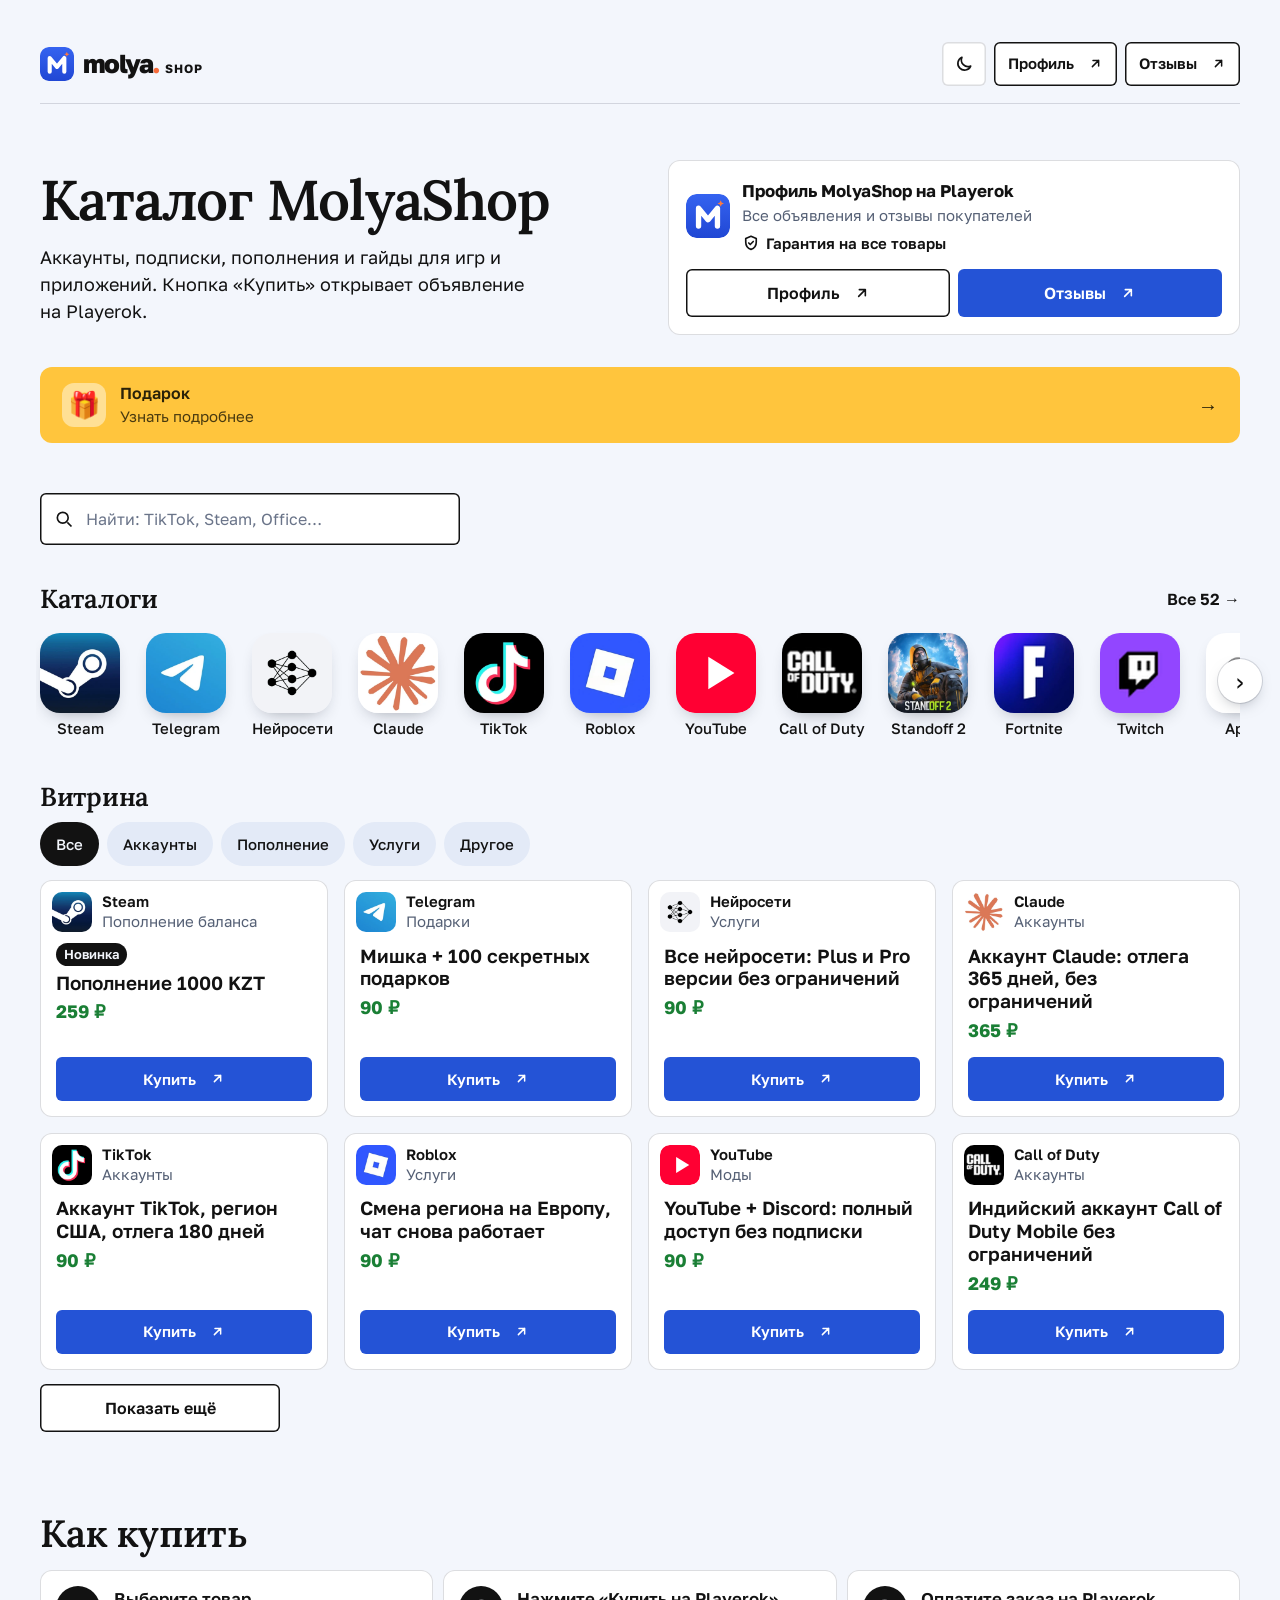
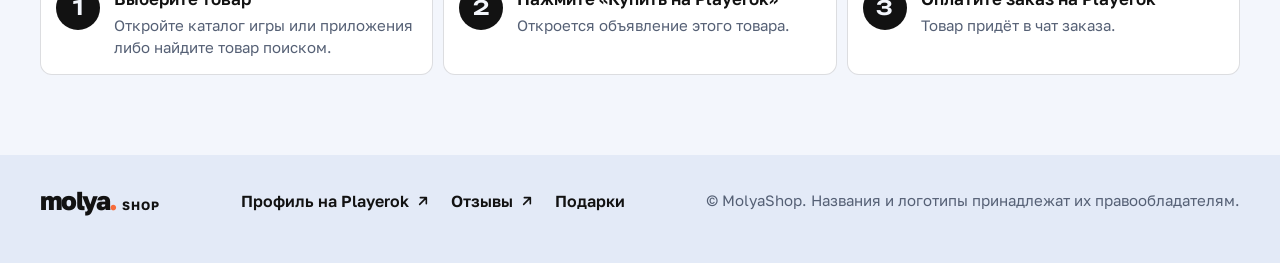
<file: index.html>
<!doctype html>
<html lang="ru">
<head>
<meta charset="UTF-8">
<meta http-equiv="Content-Security-Policy" content="default-src 'none'; script-src 'self'; style-src 'self'; img-src 'self' data:; font-src 'self'; connect-src 'self'; manifest-src 'self'; base-uri 'none'; form-action 'none'">
<meta name="viewport" content="width=device-width, initial-scale=1, viewport-fit=cover">
<meta name="theme-color" content="#f3f6fc">
<meta name="description" content="Каталог MolyaShop: цифровые товары для игр и приложений. Кнопка «Купить на Playerok» открывает объявление товара.">
<title>Каталог MolyaShop</title>
<link rel="icon" type="image/svg+xml" href="assets/molya-mark.svg">
<link rel="preload" href="assets/lora-cyrillic-600-normal.woff2" as="font" type="font/woff2" crossorigin>
<link rel="stylesheet" href="styles.css">
<script src="theme.js"></script>
<script src="app.js" defer></script>
</head>
<body class="catalog">
<a class="skip" href="#catalog">Перейти к каталогу</a>
<div class="wrap">
 <header class="top">
  <a class="brand" href="#/" aria-label="molya.SHOP — на главную"><img src="assets/molya-mark.svg" width="34" height="34" alt=""><span class="wordmark">molya<i>.</i><small>SHOP</small></span></a>
  <nav class="top__links" aria-label="Магазин на Playerok">
   <button class="theme-btn" type="button" data-theme-toggle aria-pressed="false" aria-label="Включить ночную тему"><svg class="i-moon" viewBox="0 0 24 24" fill="none" stroke="currentColor" stroke-width="2" stroke-linecap="round" stroke-linejoin="round" aria-hidden="true"><path d="M20 14.5A8 8 0 0 1 9.5 4a8 8 0 1 0 10.5 10.5Z"/></svg><svg class="i-sun" viewBox="0 0 24 24" fill="none" stroke="currentColor" stroke-width="2" stroke-linecap="round" aria-hidden="true"><circle cx="12" cy="12" r="4"/><path d="M12 2v2M12 20v2M4.9 4.9l1.4 1.4M17.7 17.7l1.4 1.4M2 12h2M20 12h2M4.9 19.1l1.4-1.4M17.7 6.3l1.4-1.4"/></svg></button>
   <a class="btn btn--line ext only-wide" href="https://playerok.com/profile/MolyaShop" target="_blank" rel="noopener noreferrer">Профиль</a>
   <a class="btn btn--line ext" href="https://playerok.com/profile/MolyaShop/reviews" target="_blank" rel="noopener noreferrer">Отзывы</a>
  </nav>
 </header>
</div>

<main id="home">
 <div class="wrap">
  <section class="hero hero--many" id="hero">
   <div class="hero__text">
    <h1>Каталог MolyaShop</h1>
    <p class="lead">Аккаунты, подписки, пополнения и гайды для игр и приложений. Кнопка «Купить» открывает объявление на Playerok.</p>
    <div class="trust">
     <div class="trust__row"><img src="assets/molya-mark.svg" width="44" height="44" alt=""><div><b>Профиль MolyaShop на Playerok</b><span>Все объявления и отзывы покупателей</span><span class="trust__g"><svg viewBox="0 0 24 24" fill="none" stroke="currentColor" stroke-width="2.2" stroke-linecap="round" stroke-linejoin="round" aria-hidden="true"><path d="M12 3 5 6v5c0 4.4 3 8.3 7 9.5 4-1.2 7-5.1 7-9.5V6l-7-3Z"/><path d="m9 12 2 2 4-4"/></svg>Гарантия на все товары</span></div></div>
     <div class="trust__btns"><a class="btn btn--line ext" href="https://playerok.com/profile/MolyaShop" target="_blank" rel="noopener noreferrer">Профиль</a><a class="btn btn--primary ext" href="https://playerok.com/profile/MolyaShop/reviews" target="_blank" rel="noopener noreferrer">Отзывы</a></div>
    </div>
   </div>
  </section>

  <a class="giftbar" id="gift-open" href="#/gifts"><span class="giftbar__ic giftbar__ic--emoji" aria-hidden="true">🎁</span><span class="giftbar__txt"><b>Подарок</b><small>Узнать подробнее</small></span><span class="giftbar__go" aria-hidden="true">→</span></a>

  <section class="catalog" id="catalog" aria-labelledby="catalog-title">
   <h2 id="catalog-title" class="vh">Каталог</h2>
   <div class="tools">
    <label class="search" for="search"><svg viewBox="0 0 24 24" fill="none" stroke="currentColor" stroke-width="2" aria-hidden="true"><circle cx="10.5" cy="10.5" r="6.5"/><path d="m16 16 5 5"/></svg><span class="vh">Поиск по каталогу</span><input id="search" type="search" placeholder="Найти: TikTok, Steam, Office…" autocomplete="off" enterkeyhint="search"></label>
   </div>
   <div id="groups"><p class="list-head" id="groups-status" role="status">Загружаем каталог…</p></div>
   <div id="results" hidden>
    <div class="list-head"><span id="count" role="status"></span><button class="linkbtn" id="reset" type="button">Сбросить</button></div>
    <div class="grid" id="list"></div>
    <div class="empty" id="empty" hidden><b>Ничего не нашлось</b><p>Попробуйте другое слово или посмотрите все объявления в профиле на Playerok.</p><button class="linkbtn" type="button" data-reset>Сбросить поиск</button></div>
    <div class="empty-more" id="empty-more" hidden><p class="list-head">Возможно, нужное есть здесь:</p><div id="empty-sec"></div></div>
   </div>
  </section>

  <div class="bottom">
   <section class="steps" id="how" aria-labelledby="how-title">
    <h2 id="how-title">Как купить</h2>
    <ol>
     <li class="step"><span class="step__n">1</span><div><b>Выберите товар</b><span>Откройте каталог игры или приложения либо найдите товар поиском.</span></div></li>
     <li class="step"><span class="step__n">2</span><div><b>Нажмите «Купить на Playerok»</b><span>Откроется объявление этого товара.</span></div></li>
     <li class="step"><span class="step__n">3</span><div><b>Оплатите заказ на Playerok</b><span>Товар придёт в чат заказа.</span></div></li>
    </ol>
   </section>
  </div>
 </div>
</main>

<main id="section" class="wrap secview" hidden>
 <a class="textlink back" href="#/all">← Все каталоги</a>
 <header class="sec-head">
  <span class="sec-head__art tint" id="sec-art"></span>
  <div>
   <p class="kicker" id="sec-group"></p>
   <h1 id="sec-title" tabindex="-1"></h1>
  </div>
 </header>
 <div class="chips" id="sec-cats" role="group" aria-label="Категории раздела"></div>
 <div class="chips chips--cur" id="sec-cur" role="group" aria-label="Валюта" hidden></div>
 <div class="grid" id="sec-list"></div>
 <div class="more"><span>Не нашли нужное? Посмотрите все объявления в профиле.</span><a class="btn btn--line ext" href="https://playerok.com/profile/MolyaShop" target="_blank" rel="noopener noreferrer">Профиль на Playerok</a></div>
</main>

<main id="all" class="wrap allview" hidden>
 <a class="textlink back" href="#/">← На главную</a>
 <h1 id="all-title" tabindex="-1">Все каталоги</h1>
 <div id="all-groups"></div>
 <div class="more"><span>Не нашли нужное? Посмотрите все объявления в профиле.</span><a class="btn btn--line ext" href="https://playerok.com/profile/MolyaShop" target="_blank" rel="noopener noreferrer">Профиль на Playerok</a></div>
</main>

<main id="gifts" class="wrap gifts" hidden>
 <a class="textlink back" href="#/">← На главную</a>
 <div class="gifts__grid">
  <section class="stampcard coupon" aria-labelledby="gifts-title">
   <div class="coupon__top">
    <span class="coupon__gift" aria-hidden="true">🎁</span>
    <div class="gifts__intro">
     <h1 class="gifts__title" id="gifts-title" tabindex="-1">Подарок за три покупки</h1>
     <p class="lead">Купите любые три товара в MolyaShop на Playerok. Товары могут быть разными.</p>
    </div>
   </div>
   <div class="coupon__body">
    <div class="stamps" role="img" aria-label="Три покупки, затем подарок"><span class="stamp"><span class="stamp__cart">🛒</span><b class="stamp__n">1</b></span><span class="stamp"><span class="stamp__cart">🛒</span><b class="stamp__n">2</b></span><span class="stamp"><span class="stamp__cart">🛒</span><b class="stamp__n">3</b></span></div>
    <p class="bubble" id="gift-message">Здравствуйте! У меня три покупки в MolyaShop, хочу получить подарок.</p>
    <button class="btn btn--primary stampcard__btn" id="copy-gift" type="button">Скопировать сообщение</button>
    <p class="stampcard__note">Отправьте его в чат заказа на Playerok, когда все три покупки завершены. Мы проверим покупки и предложим доступные подарки.</p>
    <p class="stampcard__status" id="copy-status" role="status"></p>
   </div>
  </section>
  <section class="faq gifts__faq" aria-labelledby="faq-title">
   <h2 class="faq__label" id="faq-title">Подробнее</h2>
   <details><summary>Какие покупки учитываются?</summary><p>Любые завершённые заказы в MolyaShop на Playerok: три разных товара или один товар три раза. В каждом заказе нажмите «Подтвердить получение», если всё соответствует описанию.</p></details>
   <details><summary>Можно получить ещё один подарок?</summary><p>Да, за каждые следующие три покупки. Заказы, за которые подарок уже получен, повторно не учитываются.</p></details>
   <details><summary>Какой подарок я получу?</summary><p>Мы предложим доступные варианты в чате заказа, и вы выберете подарок.</p></details>
  </section>
 </div>
</main>

<footer class="footer">
 <div class="wrap">
  <a class="brand" href="#/" aria-label="molya.SHOP — на главную"><span class="wordmark">molya<i>.</i><small>SHOP</small></span></a>
  <nav class="footer__links" aria-label="Ссылки на Playerok"><a class="ext" href="https://playerok.com/profile/MolyaShop" target="_blank" rel="noopener noreferrer">Профиль на Playerok</a><a class="ext" href="https://playerok.com/profile/MolyaShop/reviews" target="_blank" rel="noopener noreferrer">Отзывы</a><a href="#/gifts">Подарки</a></nav>
  <p>© MolyaShop. Названия и логотипы принадлежат их правообладателям.</p>
 </div>
</footer>

<div class="sheet" id="sheet" hidden>
 <div class="sheet__bg" data-close></div>
 <div class="sheet__panel" role="dialog" aria-modal="true" aria-labelledby="sheet-title">
  <div class="sheet__art tint" id="sheet-art"></div>
  <button class="sheet__x" type="button" data-close aria-label="Закрыть">×</button>
  <div class="sheet__body">
   <span class="sheet__path" id="sheet-path"></span>
   <h2 id="sheet-title"></h2>
   <p class="sheet__price" id="sheet-price" hidden></p>
   <p class="sheet__desc" id="sheet-desc"></p>
   <p class="note">Наличие и способ получения указаны в объявлении на Playerok.</p>
   <a class="btn btn--primary btn--big ext" id="sheet-buy" href="https://playerok.com/profile/MolyaShop" target="_blank" rel="noopener noreferrer">Купить на Playerok</a>
   <a class="textlink sheet__rev ext" href="https://playerok.com/profile/MolyaShop/reviews" target="_blank" rel="noopener noreferrer">Отзывы о магазине</a>
   <section class="similar" id="sheet-similar" aria-labelledby="similar-title" hidden><h3 id="similar-title">Похожие товары</h3><div class="similar__list" id="similar-list"></div></section>
  </div>
 </div>
</div>
</body>
</html>
</file>
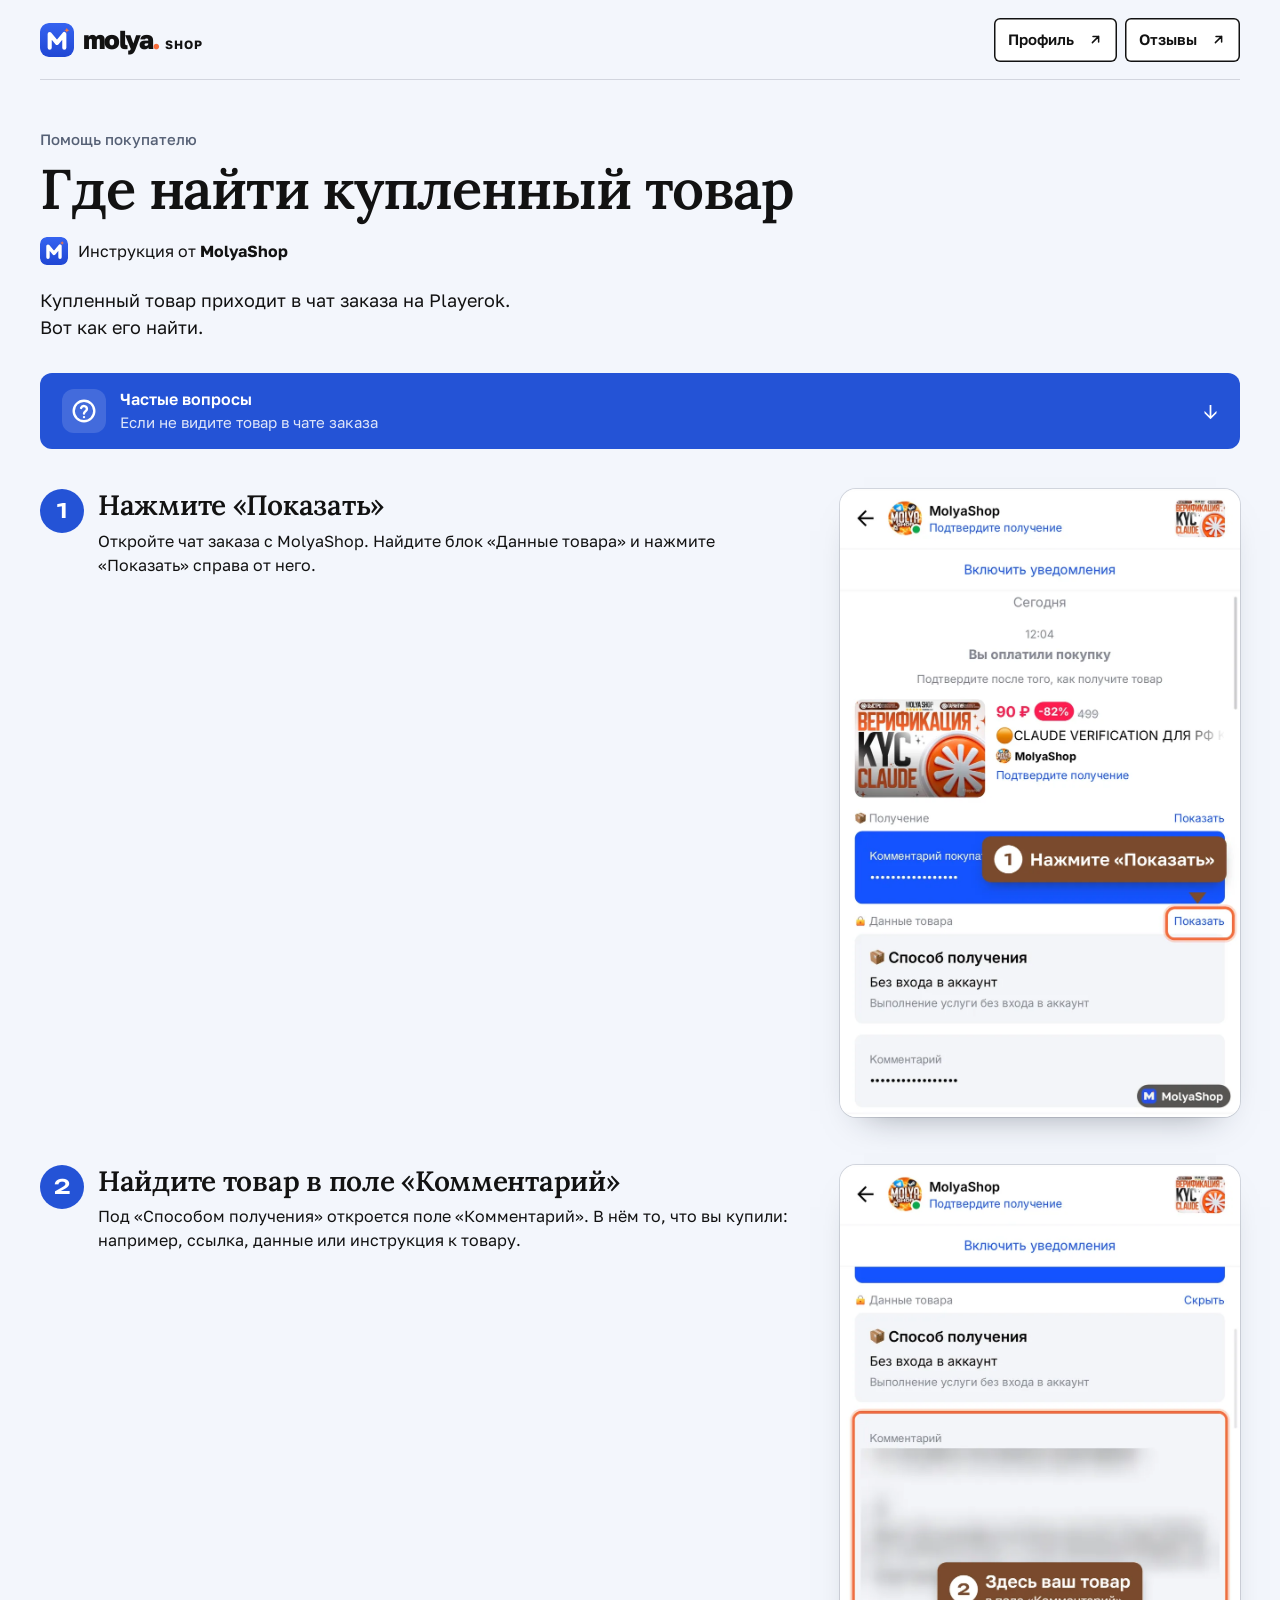
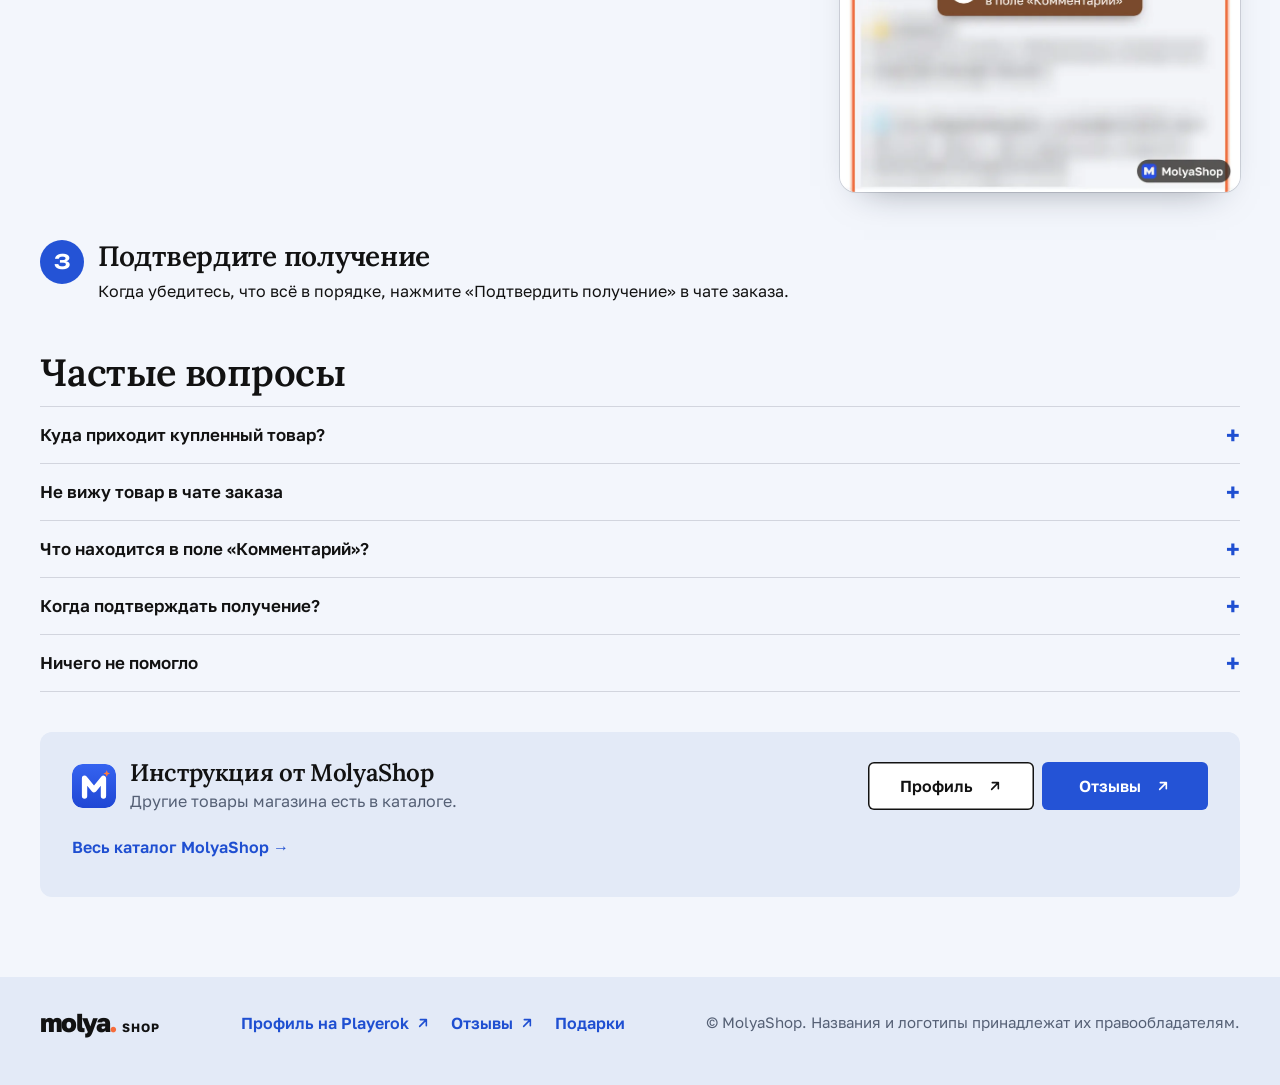
<file: help/gde-tovar/index.html>
<!doctype html>
<html lang="ru">
<head>
<meta charset="UTF-8">
<meta http-equiv="Content-Security-Policy" content="default-src 'none'; script-src 'self'; style-src 'self'; img-src 'self' data:; font-src 'self'; connect-src 'self'; manifest-src 'self'; base-uri 'none'; form-action 'none'">
<meta name="viewport" content="width=device-width, initial-scale=1, viewport-fit=cover">
<meta name="theme-color" content="#f3f6fc">
<meta name="description" content="Инструкция от MolyaShop: где в чате заказа на Playerok найти купленный товар.">
<title>Где найти купленный товар — MolyaShop</title>
<link rel="icon" type="image/svg+xml" href="../../assets/molya-mark.svg">
<link rel="preload" href="../../assets/lora-cyrillic-600-normal.woff2" as="font" type="font/woff2" crossorigin>
<link rel="stylesheet" href="../../styles.css">
<script src="../../theme.js"></script>
</head>
<body>
<a class="skip" href="#steps">Перейти к инструкции</a>
<div class="wrap">
 <header class="top">
  <a class="brand" href="../../" aria-label="molya.SHOP — каталог магазина"><img src="../../assets/molya-mark.svg" width="34" height="34" alt=""><span class="wordmark">molya<i>.</i><small>SHOP</small></span></a>
  <nav class="top__links" aria-label="Магазин на Playerok">
   <a class="btn btn--line ext only-wide" href="https://playerok.com/profile/MolyaShop" target="_blank" rel="noopener noreferrer">Профиль</a>
   <a class="btn btn--line ext" href="https://playerok.com/profile/MolyaShop/reviews" target="_blank" rel="noopener noreferrer">Отзывы</a>
  </nav>
 </header>
</div>

<main class="wrap help">
 <p class="kicker">Помощь покупателю</p>
 <h1>Где найти купленный товар</h1>
 <a class="byline" href="https://playerok.com/profile/MolyaShop" target="_blank" rel="noopener noreferrer"><img src="../../assets/molya-mark.svg" width="28" height="28" alt=""><span>Инструкция от <b>MolyaShop</b></span></a>
 <p class="lead">Купленный товар приходит в чат заказа на Playerok. Вот как его найти.</p>
 <a class="giftbar qbar" href="#faq"><span class="giftbar__ic"><svg viewBox="0 0 24 24" fill="none" stroke="currentColor" stroke-width="2.2" stroke-linecap="round" stroke-linejoin="round" aria-hidden="true"><circle cx="12" cy="12" r="9.5"/><path d="M9.3 9.2a2.8 2.8 0 0 1 5.4 1c0 1.9-2.7 2.5-2.7 4.1"/><path d="M12 17.6h.01"/></svg></span><span class="giftbar__txt"><b>Частые вопросы</b><small>Если не видите товар в чате заказа</small></span><span class="giftbar__go" aria-hidden="true">↓</span></a>

 <ol class="hsteps" id="steps">
  <li class="hstep">
   <div class="hstep__text">
    <span class="step__n">1</span>
    <div><h2>Нажмите «Показать»</h2><p>Откройте чат заказа с MolyaShop. Найдите блок «Данные товара» и нажмите «Показать» справа от него.</p></div>
   </div>
   <figure class="hstep__img"><img src="shag-1.webp" width="900" height="1411" alt="Чат заказа на Playerok: кнопка «Показать» справа от блока «Данные товара»" decoding="async"></figure>
  </li>
  <li class="hstep">
   <div class="hstep__text">
    <span class="step__n">2</span>
    <div><h2>Найдите товар в поле «Комментарий»</h2><p>Под «Способом получения» откроется поле «Комментарий». В нём то, что вы купили: например, ссылка, данные или инструкция к товару.</p></div>
   </div>
   <figure class="hstep__img"><img src="shag-2.webp" width="900" height="1411" alt="Открытый блок «Данные товара»: товар находится в поле «Комментарий»" loading="lazy" decoding="async"></figure>
  </li>
  <li class="hstep">
   <div class="hstep__text">
    <span class="step__n">3</span>
    <div><h2>Подтвердите получение</h2><p>Когда убедитесь, что всё в порядке, нажмите «Подтвердить получение» в чате заказа.</p></div>
   </div>
  </li>
 </ol>

 <section class="faq help-faq" id="faq" aria-labelledby="faq-title">
  <h2 id="faq-title">Частые вопросы</h2>
  <details><summary>Куда приходит купленный товар?</summary><p>В чат заказа на Playerok, в блок «Данные товара».</p></details>
  <details><summary>Не вижу товар в чате заказа</summary><p>Найдите блок «Данные товара» и нажмите «Показать» справа от него (шаг 1). Товар откроется в поле «Комментарий».</p></details>
  <details><summary>Что находится в поле «Комментарий»?</summary><p>То, что вы купили: например, ссылка, данные или инструкция к товару (шаг 2).</p></details>
  <details><summary>Когда подтверждать получение?</summary><p>Когда убедитесь, что всё в порядке. Нажмите «Подтвердить получение» в чате заказа (шаг 3).</p></details>
  <details><summary>Ничего не помогло</summary><p>Напишите нам в чат заказа на Playerok, поможем разобраться.</p></details>
 </section>

 <section class="help-end" aria-labelledby="help-end-title">
  <div class="help-end__head"><img src="../../assets/molya-mark.svg" width="44" height="44" alt=""><div><h2 id="help-end-title">Инструкция от MolyaShop</h2><p>Другие товары магазина есть в каталоге.</p></div></div>
  <div class="trust__btns"><a class="btn btn--line ext" href="https://playerok.com/profile/MolyaShop" target="_blank" rel="noopener noreferrer">Профиль</a><a class="btn btn--primary ext" href="https://playerok.com/profile/MolyaShop/reviews" target="_blank" rel="noopener noreferrer">Отзывы</a></div>
  <a class="textlink" href="../../">Весь каталог MolyaShop →</a>
 </section>
</main>

<footer class="footer">
 <div class="wrap">
  <a class="brand" href="../../" aria-label="molya.SHOP — каталог магазина"><span class="wordmark">molya<i>.</i><small>SHOP</small></span></a>
  <nav class="footer__links" aria-label="Ссылки на Playerok"><a class="ext" href="https://playerok.com/profile/MolyaShop" target="_blank" rel="noopener noreferrer">Профиль на Playerok</a><a class="ext" href="https://playerok.com/profile/MolyaShop/reviews" target="_blank" rel="noopener noreferrer">Отзывы</a><a href="../../#/gifts">Подарки</a></nav>
  <p>© MolyaShop. Названия и логотипы принадлежат их правообладателям.</p>
 </div>
</footer>
</body>
</html>
</file>
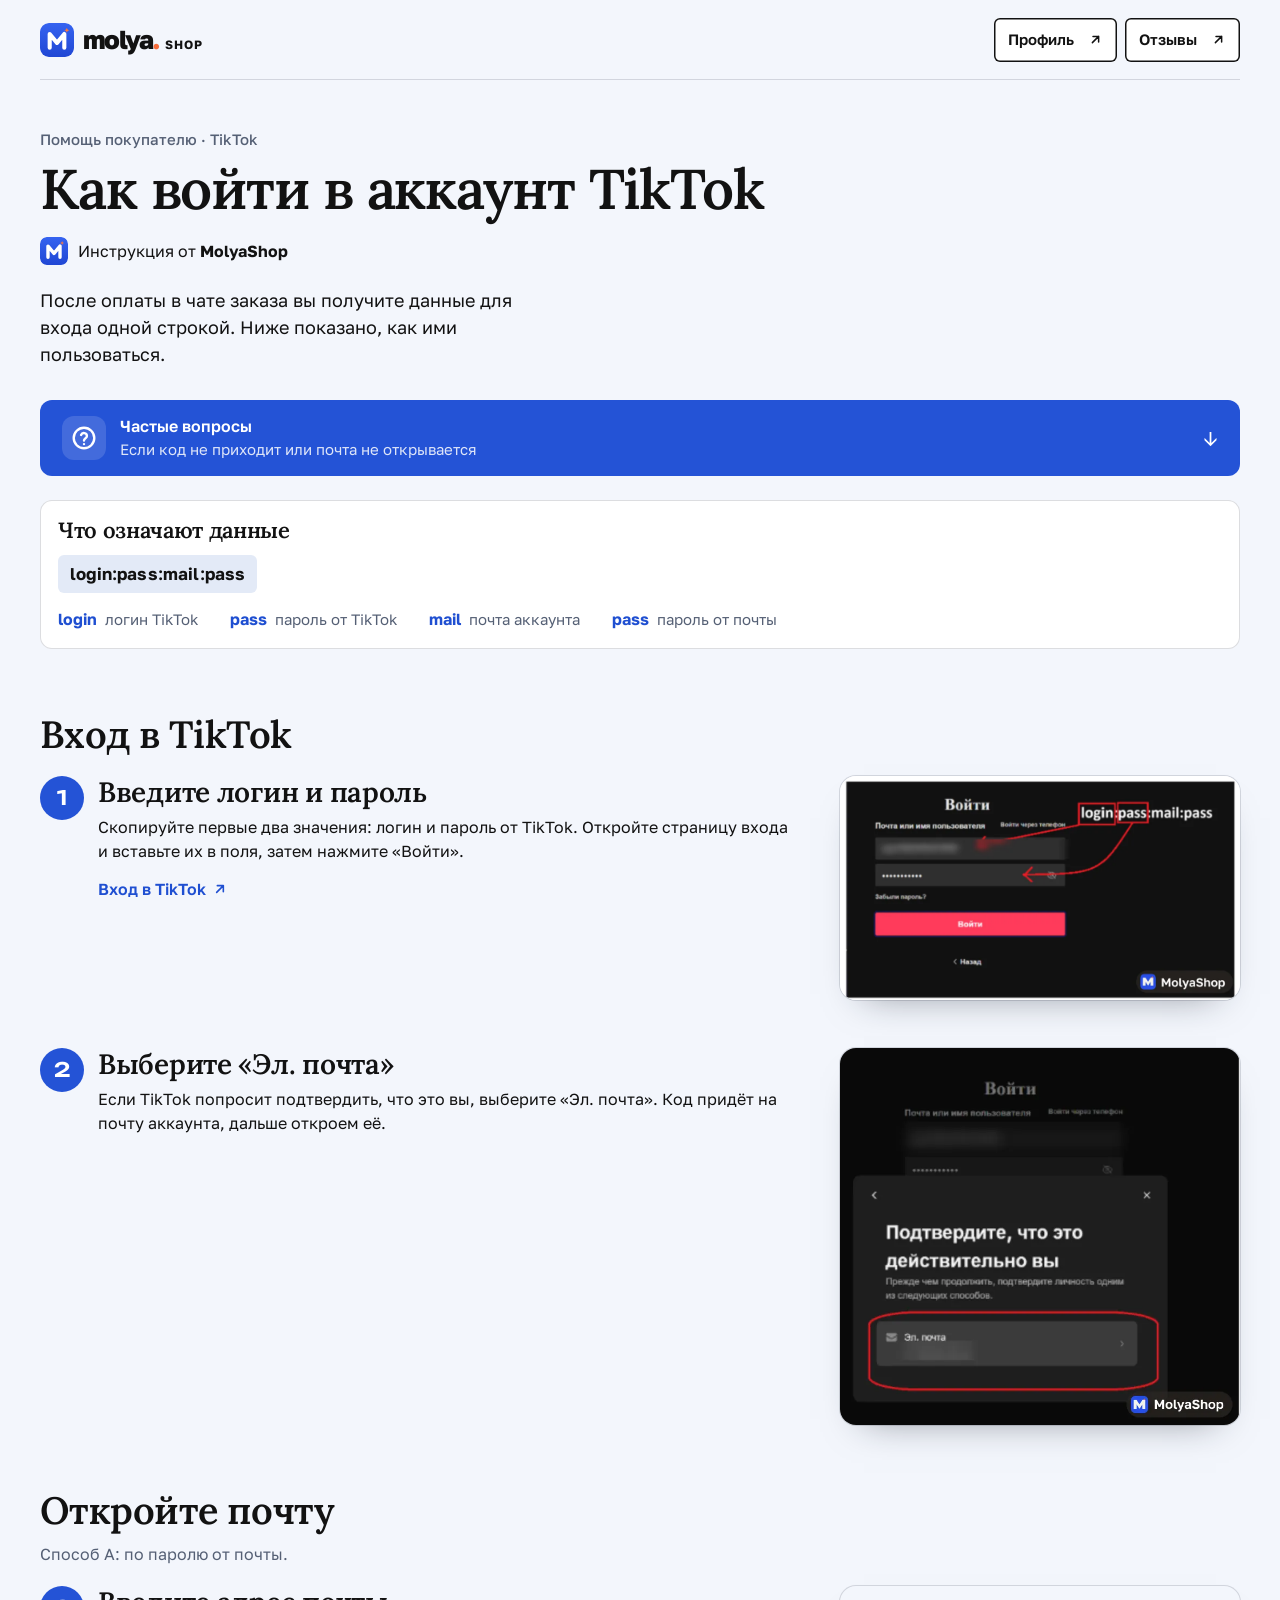
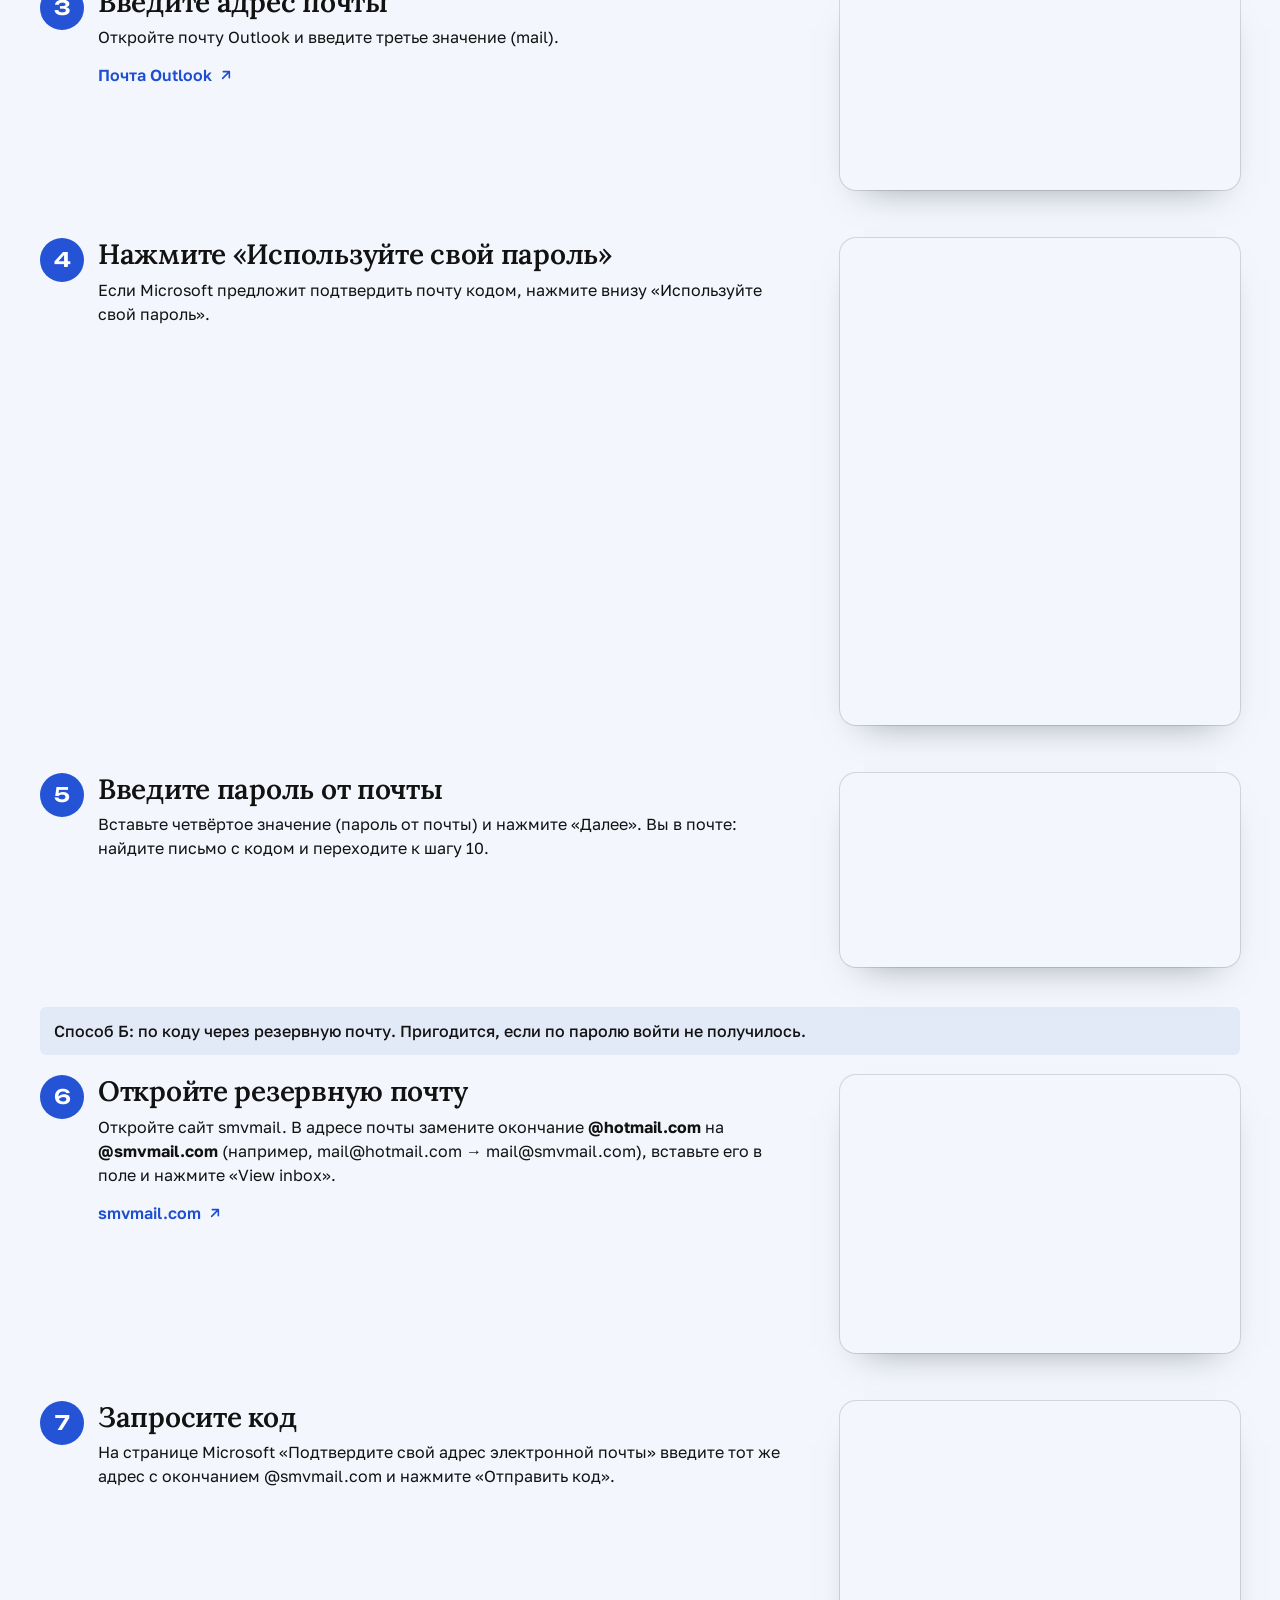
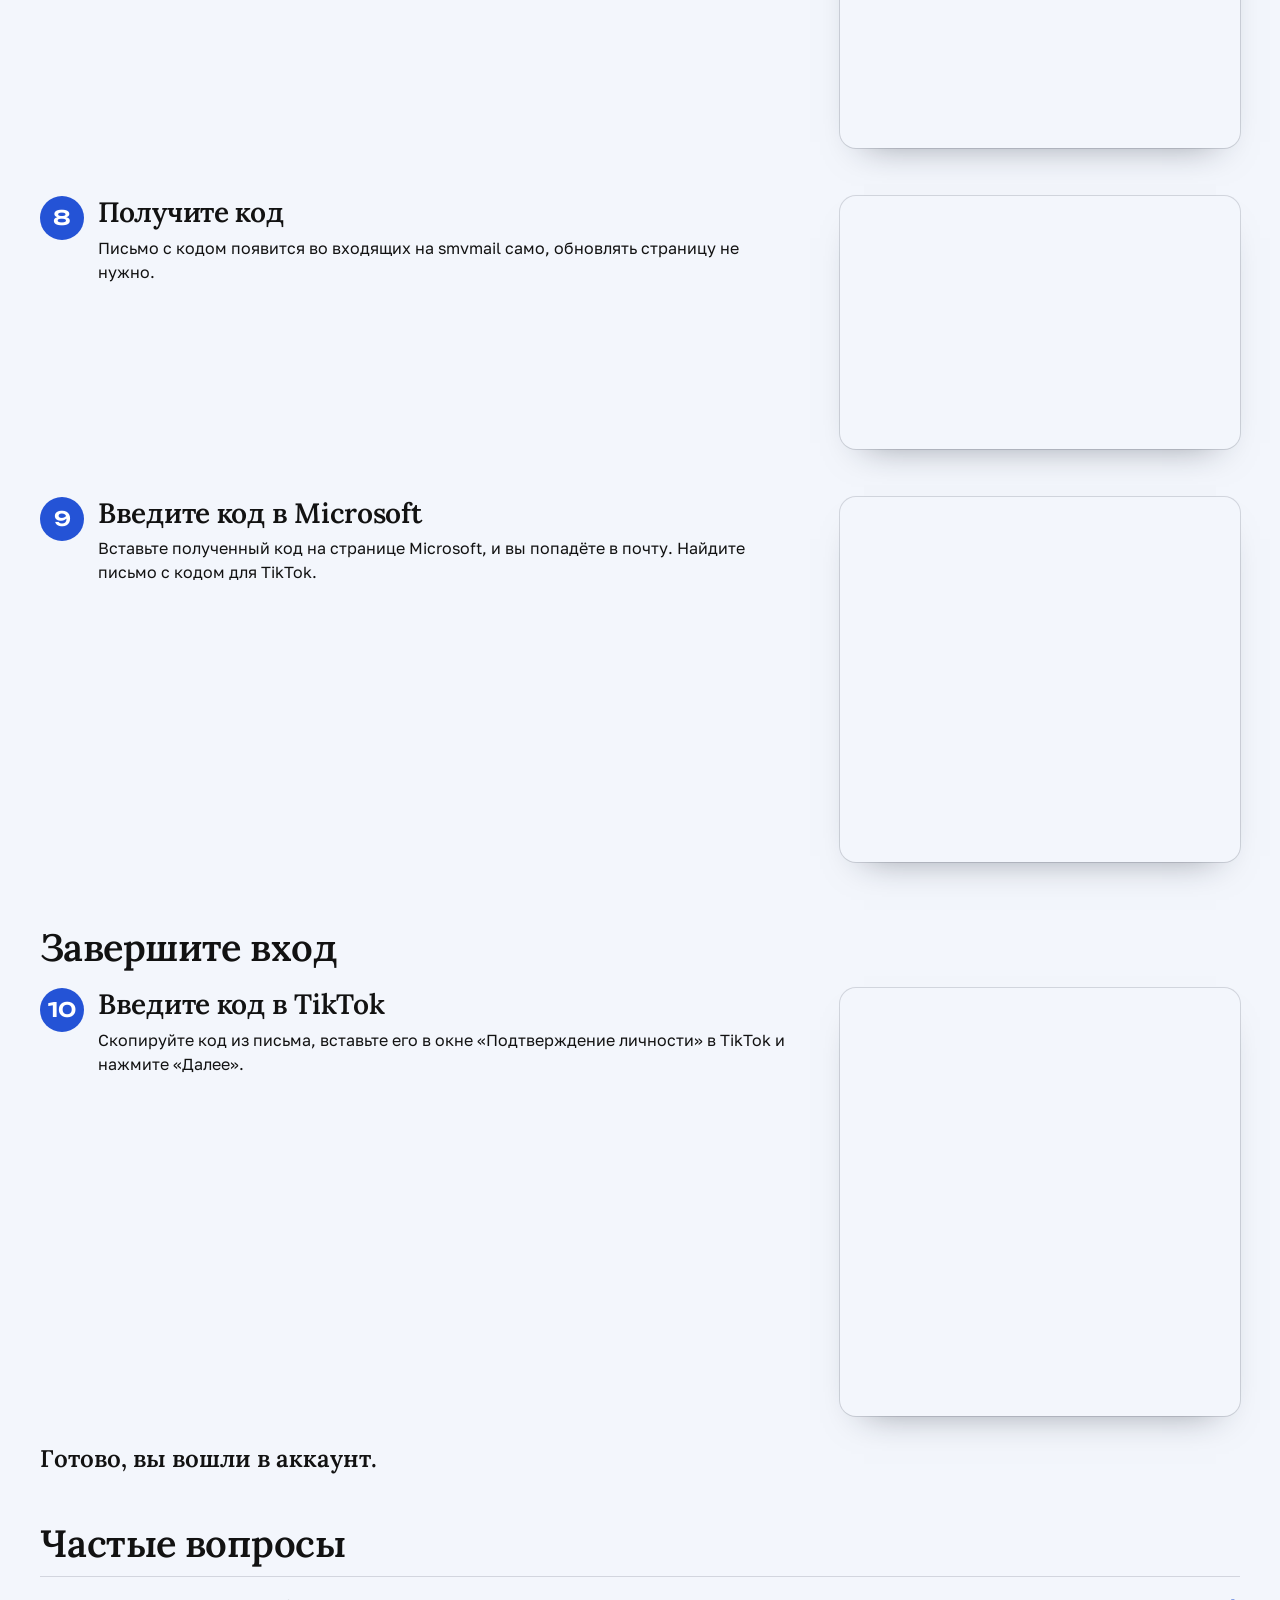
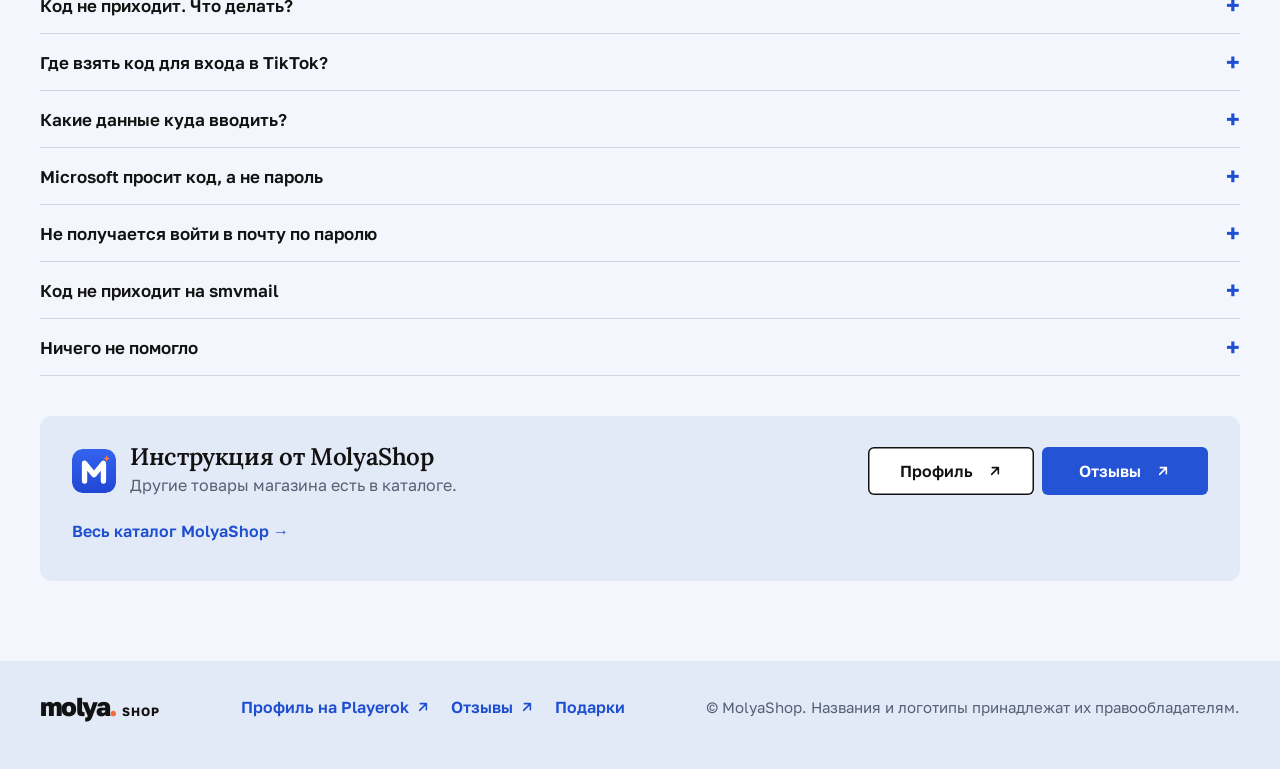
<file: help/tiktok-vhod/index.html>
<!doctype html>
<html lang="ru">
<head>
<meta charset="UTF-8">
<meta http-equiv="Content-Security-Policy" content="default-src 'none'; script-src 'self'; style-src 'self'; img-src 'self' data:; font-src 'self'; connect-src 'self'; manifest-src 'self'; base-uri 'none'; form-action 'none'">
<meta name="viewport" content="width=device-width, initial-scale=1, viewport-fit=cover">
<meta name="theme-color" content="#f3f6fc">
<meta name="description" content="Инструкция от MolyaShop: как войти в купленный аккаунт TikTok и получить код подтверждения из почты.">
<title>Как войти в аккаунт TikTok — MolyaShop</title>
<link rel="icon" type="image/svg+xml" href="../../assets/molya-mark.svg">
<link rel="preload" href="../../assets/lora-cyrillic-600-normal.woff2" as="font" type="font/woff2" crossorigin>
<link rel="stylesheet" href="../../styles.css">
<script src="../../theme.js"></script>
</head>
<body>
<a class="skip" href="#steps">Перейти к инструкции</a>
<div class="wrap">
 <header class="top">
  <a class="brand" href="../../" aria-label="molya.SHOP — каталог магазина"><img src="../../assets/molya-mark.svg" width="34" height="34" alt=""><span class="wordmark">molya<i>.</i><small>SHOP</small></span></a>
  <nav class="top__links" aria-label="Магазин на Playerok">
   <a class="btn btn--line ext only-wide" href="https://playerok.com/profile/MolyaShop" target="_blank" rel="noopener noreferrer">Профиль</a>
   <a class="btn btn--line ext" href="https://playerok.com/profile/MolyaShop/reviews" target="_blank" rel="noopener noreferrer">Отзывы</a>
  </nav>
 </header>
</div>

<main class="wrap help">
 <p class="kicker">Помощь покупателю · TikTok</p>
 <h1>Как войти в аккаунт TikTok</h1>
 <a class="byline" href="https://playerok.com/profile/MolyaShop" target="_blank" rel="noopener noreferrer"><img src="../../assets/molya-mark.svg" width="28" height="28" alt=""><span>Инструкция от <b>MolyaShop</b></span></a>
 <p class="lead">После оплаты в чате заказа вы получите данные для входа одной строкой. Ниже показано, как ими пользоваться.</p>
 <a class="giftbar qbar" href="#faq"><span class="giftbar__ic"><svg viewBox="0 0 24 24" fill="none" stroke="currentColor" stroke-width="2.2" stroke-linecap="round" stroke-linejoin="round" aria-hidden="true"><circle cx="12" cy="12" r="9.5"/><path d="M9.3 9.2a2.8 2.8 0 0 1 5.4 1c0 1.9-2.7 2.5-2.7 4.1"/><path d="M12 17.6h.01"/></svg></span><span class="giftbar__txt"><b>Частые вопросы</b><small>Если код не приходит или почта не открывается</small></span><span class="giftbar__go" aria-hidden="true">↓</span></a>

 <section class="format" aria-labelledby="format-title">
  <h2 id="format-title">Что означают данные</h2>
  <p class="format__line"><code><b>login</b>:<b>pass</b>:<b>mail</b>:<b>pass</b></code></p>
  <dl class="format__list">
   <div><dt>login</dt><dd>логин TikTok</dd></div>
   <div><dt>pass</dt><dd>пароль от TikTok</dd></div>
   <div><dt>mail</dt><dd>почта аккаунта</dd></div>
   <div><dt>pass</dt><dd>пароль от почты</dd></div>
  </dl>
 </section>

 <h2 class="hsec" id="steps">Вход в TikTok</h2>
 <ol class="hsteps">
  <li class="hstep">
   <div class="hstep__text"><span class="step__n">1</span><div>
    <h3>Введите логин и пароль</h3>
    <p>Скопируйте первые два значения: логин и пароль от TikTok. Откройте страницу входа и вставьте их в поля, затем нажмите «Войти».</p>
    <a class="xlink ext" href="https://www.tiktok.com/login/phone-or-email/email" target="_blank" rel="noopener noreferrer nofollow">Вход в TikTok</a>
   </div></div>
   <figure class="hstep__img"><img src="vhod.webp" width="1000" height="560" alt="Страница входа TikTok: в первое поле вводится login, во второе pass" decoding="async"></figure>
  </li>
  <li class="hstep">
   <div class="hstep__text"><span class="step__n">2</span><div>
    <h3>Выберите «Эл. почта»</h3>
    <p>Если TikTok попросит подтвердить, что это вы, выберите «Эл. почта». Код придёт на почту аккаунта, дальше откроем её.</p>
   </div></div>
   <figure class="hstep__img"><img src="pochta-vybor.webp" width="740" height="698" alt="Окно «Подтвердите, что это действительно вы» со способом «Эл. почта»" loading="lazy" decoding="async"></figure>
  </li>
 </ol>

 <h2 class="hsec">Откройте почту</h2>
 <p class="hsec__sub">Способ А: по паролю от почты.</p>
 <ol class="hsteps" start="3">
  <li class="hstep">
   <div class="hstep__text"><span class="step__n">3</span><div>
    <h3>Введите адрес почты</h3>
    <p>Откройте почту Outlook и введите третье значение (mail).</p>
    <a class="xlink ext" href="https://outlook.live.com/mail/" target="_blank" rel="noopener noreferrer nofollow">Почта Outlook</a>
   </div></div>
   <figure class="hstep__img"><img src="outlook.webp" width="1000" height="512" alt="Вход в Microsoft: в поле вводится mail" loading="lazy" decoding="async"></figure>
  </li>
  <li class="hstep">
   <div class="hstep__text"><span class="step__n">4</span><div>
    <h3>Нажмите «Используйте свой пароль»</h3>
    <p>Если Microsoft предложит подтвердить почту кодом, нажмите внизу «Используйте свой пароль».</p>
   </div></div>
   <figure class="hstep__img"><img src="svoy-parol.webp" width="796" height="968" alt="Окно Microsoft «Подтвердите свой адрес электронной почты» с кнопкой «Используйте свой пароль»" loading="lazy" decoding="async"></figure>
  </li>
  <li class="hstep">
   <div class="hstep__text"><span class="step__n">5</span><div>
    <h3>Введите пароль от почты</h3>
    <p>Вставьте четвёртое значение (пароль от почты) и нажмите «Далее». Вы в почте: найдите письмо с кодом и переходите к шагу 10.</p>
   </div></div>
   <figure class="hstep__img"><img src="parol.webp" width="1000" height="486" alt="Окно Microsoft «Введите пароль»: вводится последнее значение pass" loading="lazy" decoding="async"></figure>
  </li>
 </ol>

 <p class="hsec__sub hsec__sub--alt">Способ Б: по коду через резервную почту. Пригодится, если по паролю войти не получилось.</p>
 <ol class="hsteps" start="6">
  <li class="hstep">
   <div class="hstep__text"><span class="step__n">6</span><div>
    <h3>Откройте резервную почту</h3>
    <p>Откройте сайт smvmail. В адресе почты замените окончание <b>@hotmail.com</b> на <b>@smvmail.com</b> (например, mail@hotmail.com → mail@smvmail.com), вставьте его в поле и нажмите «View inbox».</p>
    <a class="xlink ext" href="https://smvmail.com" target="_blank" rel="noopener noreferrer nofollow">smvmail.com</a>
   </div></div>
   <figure class="hstep__img"><img src="smvmail.webp" width="1000" height="694" alt="Сайт smvmail: поле для адреса mail@smvmail.com" loading="lazy" decoding="async"></figure>
  </li>
  <li class="hstep">
   <div class="hstep__text"><span class="step__n">7</span><div>
    <h3>Запросите код</h3>
    <p>На странице Microsoft «Подтвердите свой адрес электронной почты» введите тот же адрес с окончанием @smvmail.com и нажмите «Отправить код».</p>
   </div></div>
   <figure class="hstep__img"><img src="kod-zapros.webp" width="822" height="714" alt="Окно Microsoft: в поле вводится адрес с окончанием @smvmail.com" loading="lazy" decoding="async"></figure>
  </li>
  <li class="hstep">
   <div class="hstep__text"><span class="step__n">8</span><div>
    <h3>Получите код</h3>
    <p>Письмо с кодом появится во входящих на smvmail само, обновлять страницу не нужно.</p>
   </div></div>
   <figure class="hstep__img"><img src="inbox.webp" width="1000" height="631" alt="Входящие smvmail в ожидании письма" loading="lazy" decoding="async"></figure>
  </li>
  <li class="hstep">
   <div class="hstep__text"><span class="step__n">9</span><div>
    <h3>Введите код в Microsoft</h3>
    <p>Вставьте полученный код на странице Microsoft, и вы попадёте в почту. Найдите письмо с кодом для TikTok.</p>
   </div></div>
   <figure class="hstep__img"><img src="kod-vvod.webp" width="776" height="708" alt="Окно Microsoft «Введите полученный код»" loading="lazy" decoding="async"></figure>
  </li>
 </ol>

 <h2 class="hsec">Завершите вход</h2>
 <ol class="hsteps" start="10">
  <li class="hstep">
   <div class="hstep__text"><span class="step__n">10</span><div>
    <h3>Введите код в TikTok</h3>
    <p>Скопируйте код из письма, вставьте его в окне «Подтверждение личности» в TikTok и нажмите «Далее».</p>
   </div></div>
   <figure class="hstep__img"><img src="tiktok-kod.webp" width="750" height="802" alt="Окно TikTok «Подтверждение личности» с полем для кода" loading="lazy" decoding="async"></figure>
  </li>
 </ol>
 <p class="done">Готово, вы вошли в аккаунт.</p>

 <section class="faq help-faq" id="faq" aria-labelledby="faq-title">
  <h2 id="faq-title">Частые вопросы</h2>
  <details><summary>Код не приходит. Что делать?</summary><p>Код приходит на почту аккаунта: это третье значение в данных (mail). Проверьте, что открыли именно её, и загляните в папку «Нежелательная почта». Если письма нет, нажмите в TikTok «Отправить код заново».</p></details>
  <details><summary>Где взять код для входа в TikTok?</summary><p>В почте аккаунта. Откройте её по паролю (шаги 3–5) или через резервную почту (шаги 6–9), найдите письмо с кодом и введите код в TikTok в окне «Подтверждение личности» (шаг 10).</p></details>
  <details><summary>Какие данные куда вводить?</summary><p>Данные приходят строкой login:pass:mail:pass. В TikTok вводите первые два значения: логин и пароль. В почту Outlook вводите третье и четвёртое: адрес почты и пароль от неё.</p></details>
  <details><summary>Microsoft просит код, а не пароль</summary><p>Нажмите внизу «Используйте свой пароль» и введите четвёртое значение, пароль от почты (шаги 4–5).</p></details>
  <details><summary>Не получается войти в почту по паролю</summary><p>Войдите по коду через резервную почту: это способ Б, шаги 6–9.</p></details>
  <details><summary>Код не приходит на smvmail</summary><p>Проверьте адрес: это почта аккаунта, у которой часть после @ заменена на smvmail.com. Один и тот же адрес нужно ввести и на smvmail, и на странице Microsoft. Письма появляются сами, обновлять страницу не нужно. Если письма нет, нажмите «Отправить код» ещё раз.</p></details>
  <details><summary>Ничего не помогло</summary><p>Напишите нам в чат заказа на Playerok, поможем разобраться.</p></details>
 </section>

 <section class="help-end" aria-labelledby="help-end-title">
  <div class="help-end__head"><img src="../../assets/molya-mark.svg" width="44" height="44" alt=""><div><h2 id="help-end-title">Инструкция от MolyaShop</h2><p>Другие товары магазина есть в каталоге.</p></div></div>
  <div class="trust__btns"><a class="btn btn--line ext" href="https://playerok.com/profile/MolyaShop" target="_blank" rel="noopener noreferrer">Профиль</a><a class="btn btn--primary ext" href="https://playerok.com/profile/MolyaShop/reviews" target="_blank" rel="noopener noreferrer">Отзывы</a></div>
  <a class="textlink" href="../../">Весь каталог MolyaShop →</a>
 </section>
</main>

<footer class="footer">
 <div class="wrap">
  <a class="brand" href="../../" aria-label="molya.SHOP — каталог магазина"><span class="wordmark">molya<i>.</i><small>SHOP</small></span></a>
  <nav class="footer__links" aria-label="Ссылки на Playerok"><a class="ext" href="https://playerok.com/profile/MolyaShop" target="_blank" rel="noopener noreferrer">Профиль на Playerok</a><a class="ext" href="https://playerok.com/profile/MolyaShop/reviews" target="_blank" rel="noopener noreferrer">Отзывы</a><a href="../../#/gifts">Подарки</a></nav>
  <p>© MolyaShop. Названия и логотипы принадлежат их правообладателям.</p>
 </div>
</footer>
</body>
</html>
</file>
<file: styles.css>
@import url(assets/fonts.css);
:root{
 --font-h1:'Lora',Georgia,serif;--font-h2:'Lora',Georgia,serif;--font-num:'Unbounded',Golos,Arial,sans-serif;--font-body:Golos,Arial,sans-serif;
 --bg:#f3f6fc;--surface:#e3eaf7;--paper:#ffffff;--ink:#121212;--muted:#556075;--line:rgba(var(--sh),.15);
 --action:#2453d6;--action-h:#1c43b3;--orange:#f66c3b;--r:6px;--r2:12px;color-scheme:light;
 --accent:#1f4fd1;--tint-base:#e6edfa;--tint-mix:24%;--chip-h:#d6e0f2;--ph:#6a7489;--sh:24,32,46;--stamp-line:rgba(24,32,46,.32);
 --price:#1a7f35;--gift:#ffc53d;--gift-soft:#fff6d6;--gift-h:#f5b81f;--gift-ink:#2a2208
}
/* ночная тема: <html data-theme="dark">, выбор хранится в браузере (theme.js) */
:root[data-theme=dark]{
 --bg:#0f1420;--surface:#1a2232;--paper:#141b28;--ink:#e8eefa;--muted:#a3afc4;--line:rgba(232,238,250,.14);
 --action:#3463e6;--action-h:#4a76ef;--accent:#8fb0ff;--tint-base:#1a2232;--tint-mix:14%;--chip-h:#243049;--ph:#8592a8;--sh:0,0,0;--stamp-line:rgba(232,238,250,.34);color-scheme:dark;
 --price:#6fd389;--gift:#f5b82e;--gift-soft:#2b2a1f;--gift-h:#ffc94d;--gift-ink:#221a05
}
*{box-sizing:border-box}
html{-webkit-text-size-adjust:100%;scroll-padding-top:12px}
body{margin:0;background:var(--bg);color:var(--ink);font:16px/1.5 var(--font-body);-webkit-font-smoothing:antialiased;overflow-x:hidden}
h1,h2,h3,p,ol{margin:0}ol{padding:0;list-style:none}
a{color:inherit;text-decoration:none}img{display:block;max-width:100%}
button,input{font:inherit;color:inherit}button{cursor:pointer;-webkit-tap-highlight-color:transparent}
[hidden]{display:none!important}
:focus-visible{outline:2px solid var(--accent);outline-offset:3px}
.vh{position:absolute;width:1px;height:1px;overflow:hidden;clip:rect(0 0 0 0);white-space:nowrap}
.skip{position:fixed;left:16px;top:-80px;z-index:60;padding:10px 14px;border-radius:var(--r);background:var(--ink);color:var(--bg);font-weight:600}
.skip:focus{top:12px}
.wrap{width:min(1200px,calc(100% - 64px));margin-inline:auto}
h1{font:600 34px/1.08 var(--font-h1);letter-spacing:-.02em}
h2{font:600 28px/1.12 var(--font-h2);letter-spacing:-.015em}
.kicker{font-size:15px;color:var(--muted);font-weight:500}
.lead{font-size:16px;margin-top:14px;max-width:46ch}
.sub{color:var(--muted);margin-top:6px}
/* стрелка рисуется, а не символом ↗: на iPhone символ превращается в цветной эмодзи */
.ext::after{content:"";display:inline-block;flex:none;width:1em;height:1em;margin-left:6px;vertical-align:-.12em;background:currentColor;-webkit-mask:url("data:image/svg+xml,%3Csvg xmlns='http://www.w3.org/2000/svg' viewBox='0 0 24 24' fill='none' stroke='%23000' stroke-width='2.6' stroke-linecap='round' stroke-linejoin='round'%3E%3Cpath d='M7 17 17 7M8 7h9v9'/%3E%3C/svg%3E") center/contain no-repeat;mask:url("data:image/svg+xml,%3Csvg xmlns='http://www.w3.org/2000/svg' viewBox='0 0 24 24' fill='none' stroke='%23000' stroke-width='2.4' stroke-linecap='round' stroke-linejoin='round'%3E%3Cpath d='M7 17 17 7M8 7h9v9'/%3E%3C/svg%3E") center/contain no-repeat}

/* buttons and links */
.btn{display:inline-flex;align-items:center;justify-content:center;gap:8px;min-height:48px;padding:0 18px;border:0;border-radius:var(--r);font-weight:600;font-size:16px;white-space:nowrap;transition:transform .15s ease-out,background-color .15s,color .15s}
.btn:hover{transform:translateY(-2px)}.btn:active{transform:none;transition-duration:.05s}
.btn--primary{background:var(--action);color:#fff}.btn--primary:hover{background:var(--action-h)}
.btn--line{background:var(--paper);box-shadow:inset 0 0 0 1.5px var(--ink)}.btn--line:hover{background:var(--ink);color:var(--bg)}
.btn--big{width:100%;min-height:52px}
.textlink,.linkbtn{display:inline-flex;align-items:center;min-height:44px;color:var(--accent);font-weight:600;background:none;border:0;padding:0}
.textlink:hover,.linkbtn:hover{text-decoration:underline;text-underline-offset:4px}

/* brand */
.brand{display:inline-flex;align-items:center;gap:9px;min-height:44px;white-space:nowrap}
.brand img{width:34px;height:34px;border-radius:9px}
.wordmark{display:inline-flex;align-items:baseline;font-weight:800;font-size:26px;letter-spacing:-.06em;line-height:1}
.wordmark i{font-style:normal;color:var(--orange)}
.wordmark small{font-size:12px;font-weight:700;letter-spacing:.08em;margin-left:5px}

/* header */
.top{display:flex;align-items:center;justify-content:space-between;gap:12px;height:68px;border-bottom:1px solid var(--line)}
.top__links{display:flex;gap:8px;align-items:center}
.theme-btn{display:grid;place-items:center;width:44px;height:44px;flex:none;border:0;border-radius:var(--r);background:var(--paper);box-shadow:inset 0 0 0 1.5px var(--line);color:var(--ink)}
.theme-btn:hover{box-shadow:inset 0 0 0 1.5px var(--ink)}
.theme-btn svg{width:20px;height:20px}
.theme-btn .i-sun,[data-theme=dark] .theme-btn .i-moon{display:none}
[data-theme=dark] .theme-btn .i-sun{display:block}
.top__links .btn{min-height:44px;padding:0 14px;font-size:15px}
.only-wide{display:none!important}

/* hero */
.hero{padding:28px 0 0}
.hero h1{margin-top:10px}
.trust{margin-top:24px;padding:18px;border-radius:var(--r2);background:var(--paper);box-shadow:inset 0 0 0 1px var(--line)}
.trust__row{display:flex;gap:12px;align-items:center}
.trust__row img{width:44px;height:44px;border-radius:11px;flex:none}
.trust b{display:block;font-size:17px}
.trust span{display:block;font-size:15px;color:var(--muted)}
.trust .trust__g{display:flex;align-items:center;gap:6px;margin-top:6px;color:var(--accent);font-weight:600}
.trust__g svg{width:18px;height:18px;flex:none}
.trust__btns{display:grid;grid-template-columns:1fr 1fr;gap:8px;margin-top:14px}
.trust__btns .btn{padding:0 10px}

/* section tiles: grid while few, row when many */
.hero__tiles{margin-top:22px}
.tiles{display:grid;grid-template-columns:1fr 1fr;gap:10px}
.tint{background:var(--surface);background:color-mix(in srgb,var(--tint,#ede6da) var(--tint-mix),var(--tint-base))}
.tile{position:relative;display:flex;flex-direction:column;gap:12px;padding:14px;border-radius:var(--r2);min-width:0;transition:transform .18s ease-out,box-shadow .18s}
.tile:hover{transform:translateY(-2px);box-shadow:0 10px 22px -16px rgba(var(--sh),.5)}
.tile[aria-current=true]{box-shadow:inset 0 0 0 2px var(--accent)}
.tile .ic{width:60px;height:60px;border-radius:15px;box-shadow:0 8px 18px -10px rgba(var(--sh),.45)}
.tile b{display:block;font-size:17px;font-weight:600;line-height:1.2;overflow-wrap:anywhere}
.tile small{display:block;font-size:15px;color:var(--muted);margin-top:2px}
.tile .go{position:absolute;right:12px;top:12px;color:var(--muted)}
.tiles--row{display:flex;overflow-x:auto;scrollbar-width:none;margin-inline:-16px;padding:2px 16px 6px;scroll-snap-type:x proximity}
.tiles--row::-webkit-scrollbar{display:none}
.tiles--row .tile{flex:0 0 132px;scroll-snap-align:start}
.tiles--row .tile .ic{width:48px;height:48px;border-radius:12px}
.tiles--row .tile .go{display:none}
.all-secs{margin-top:10px;min-height:44px;padding:0 16px;border-radius:99px;border:0;background:var(--surface);font-weight:600;font-size:15px}
.ic{display:block;object-fit:cover;flex:none}
.letter{display:grid;place-items:center;background:var(--ink);color:var(--bg);font-weight:800;font-size:24px}

/* catalog */
.catalog{padding-top:12px}
.tools{position:sticky;top:0;z-index:15;background:var(--bg);padding:12px 0 10px;margin-top:14px;box-shadow:0 0 0 100vmax var(--bg);clip-path:inset(0 -100vmax)}
.search{display:flex;align-items:center;gap:10px;height:52px;padding:0 14px;border-radius:var(--r);background:var(--paper);box-shadow:inset 0 0 0 1.5px var(--ink)}
.search:focus-within{box-shadow:inset 0 0 0 2px var(--accent)}
.search svg{width:20px;height:20px;flex:none}
.search input{flex:1;min-width:0;height:100%;border:0;outline:0;background:none;font-size:16px}
.search input::placeholder{color:var(--ph)}
.chips{display:flex;gap:8px;margin:10px -16px 0;padding:0 16px;overflow-x:auto;scrollbar-width:none}
.chips::-webkit-scrollbar{display:none}
.chip{flex:none;min-height:44px;padding:0 16px;border-radius:99px;border:0;background:var(--surface);font-size:15px;font-weight:500;transition:background-color .15s,color .15s}
.chip:hover{background:var(--chip-h)}
.chip[aria-pressed=true]{background:var(--ink);color:var(--bg)}
.chip--sec,.chip--sec:hover{background:var(--action);color:#fff}
.list-head{display:flex;justify-content:space-between;align-items:center;gap:12px;min-height:44px;margin:6px 0 8px;font-size:15px;color:var(--muted)}
.grid{display:grid;grid-template-columns:repeat(2,minmax(0,1fr));gap:10px}
.card{display:flex;flex-direction:column;border-radius:var(--r2);background:var(--paper);box-shadow:inset 0 0 0 1px var(--line);overflow:hidden;transition:transform .18s ease-out,box-shadow .18s}
.card:hover{transform:translateY(-2px);box-shadow:inset 0 0 0 1px var(--line),0 12px 24px -18px rgba(var(--sh),.55)}
.card__open{display:flex;flex-direction:column;flex:1;padding:0;border:0;background:none;text-align:left}
.card__art{display:grid;place-items:center;width:100%;height:112px}
.card__art .ic{width:64px;height:64px;border-radius:16px;box-shadow:0 10px 20px -12px rgba(var(--sh),.5)}
.card__body{display:block;padding:12px 12px 0}
.card__path{display:block;font-size:15px;color:var(--muted)}
.card__title{display:block;font-size:17px;font-weight:600;line-height:1.2;margin-top:2px;overflow-wrap:anywhere}
.card .btn{margin:12px;min-height:44px;font-size:15px;padding:0 10px}
.empty,.notice{padding:24px 18px;border-radius:var(--r2);background:var(--paper);box-shadow:inset 0 0 0 1px var(--line);text-align:center}
.empty-more{margin-top:18px}
.tiles--one{grid-template-columns:repeat(3,minmax(0,1fr))}
.empty b{display:block;font-size:17px}.empty p{color:var(--muted);margin-top:6px}
.notice{grid-column:1/-1}
.more{display:flex;flex-direction:column;gap:10px;margin-top:16px;padding:16px;border-radius:var(--r2);border:1.5px dashed var(--line);color:var(--muted)}

/* home: how to buy */
.bottom{display:grid;gap:48px;margin-top:48px}
.steps ol{display:grid;gap:10px;margin-top:16px}
.step{display:grid;grid-template-columns:44px 1fr;gap:14px;padding:16px;border-radius:var(--r2);background:var(--paper);box-shadow:inset 0 0 0 1px var(--line)}
.step__n{width:44px;height:44px;border-radius:50%;background:var(--action);color:#fff;display:grid;place-items:center;font:600 20px/1 var(--font-num)}
.step b{display:block;font-size:17px;font-weight:600}
.step div span{display:block;color:var(--muted);font-size:15px;margin-top:2px}

/* gifts view: stamp card */
.gifts{padding:12px 0 0}
.gifts__grid{display:grid;gap:20px;margin-top:4px;max-width:980px}
.gifts__title{font:600 30px/1.08 var(--font-h1);color:#2a2208}
.gifts .lead{margin-top:6px;max-width:none;font-size:15px;color:#4a3f14}
/* карточка-купон: жёлтая часть с подарком и заголовком, отрывная линия, белая часть с корзинками и сообщением */
.stampcard{display:grid;overflow:hidden;border-radius:22px;background:var(--paper);box-shadow:0 0 0 1px var(--line),0 20px 44px -28px rgba(var(--sh),.6)}
.coupon__top{display:grid;grid-template-columns:auto 1fr;gap:14px;align-items:center;padding:22px 20px 26px;background:linear-gradient(150deg,var(--gift),color-mix(in srgb,var(--gift) 70%,#ff8a3d))}
.coupon__gift{font-size:64px;line-height:1;filter:drop-shadow(0 8px 10px rgba(0,0,0,.18));font-family:"Apple Color Emoji","Segoe UI Emoji","Noto Color Emoji",sans-serif}
.coupon__body{position:relative;padding:26px 18px 18px;border-top:3px dashed color-mix(in srgb,var(--gift) 70%,transparent)}
.coupon__body::before,.coupon__body::after{content:"";position:absolute;top:-14px;width:26px;height:26px;border-radius:50%;background:var(--bg)}
.coupon__body::before{left:-13px}.coupon__body::after{right:-13px}
.stamps{display:grid;grid-template-columns:repeat(3,minmax(0,1fr));gap:12px;max-width:300px;margin-inline:auto}
.stamp{position:relative;aspect-ratio:1;border-radius:50%;border:2px solid var(--line);background:var(--paper);display:grid;place-items:center}
.stamp__cart{display:block;font-size:36px;line-height:1;font-family:"Apple Color Emoji","Segoe UI Emoji","Noto Color Emoji",sans-serif}
.stamp__n{position:absolute;right:-2px;top:-2px;width:26px;height:26px;border-radius:50%;background:var(--ink);color:var(--bg);font:600 14px/26px var(--font-num);text-align:center}
.bubble{margin-top:16px;padding:13px 15px;border-radius:14px 14px 14px 4px;background:var(--paper);box-shadow:inset 0 0 0 1px var(--line);font-size:16px;line-height:1.45}
.stampcard__btn{width:100%;margin-top:12px}
.stampcard__note{margin-top:10px;font-size:15px;line-height:1.4;color:var(--muted);text-align:center;text-wrap:balance}
.stampcard__status{font-size:15px;font-weight:600;color:var(--accent);text-align:center}
.stampcard__status:not(:empty){margin-top:8px}
.faq.gifts__faq{margin-top:8px}
.gifts__faq .faq__label{font:600 15px/1.3 var(--font-body);letter-spacing:0;color:var(--muted);margin-bottom:6px}

.faq{margin-top:40px}
.faq h2{margin-bottom:12px}
.faq details{border-top:1px solid var(--line)}
.faq details:last-child{border-bottom:1px solid var(--line)}
.faq summary{display:flex;justify-content:space-between;align-items:center;gap:12px;min-height:56px;font-weight:600;font-size:17px;cursor:pointer;list-style:none}
.faq summary::-webkit-details-marker{display:none}
.faq summary::after{content:"+";font-size:24px;color:var(--accent)}
.faq details[open] summary::after{content:"−"}
.faq details p{padding:0 0 16px;color:var(--muted)}

/* footer */
.footer{margin-top:56px;background:var(--surface);padding:24px 0 40px}
.footer .wrap{display:flex;flex-direction:column;gap:8px}
.footer__links{display:flex;flex-wrap:wrap;gap:0 20px}
.footer__links a{min-height:44px;display:inline-flex;align-items:center;font-weight:600;color:var(--accent)}
.footer__links a:hover{text-decoration:underline;text-underline-offset:4px}
.footer p{font-size:15px;color:var(--muted)}

/* product sheet */
.sheet{position:fixed;inset:0;z-index:40;display:flex;align-items:flex-end;justify-content:center}
.sheet__bg{position:absolute;inset:0;background:rgba(var(--sh),.45);opacity:0;transition:opacity .2s}
.sheet__panel{position:relative;width:100%;max-width:520px;max-height:92vh;overflow:auto;background:var(--paper);border-radius:16px 16px 0 0;transform:translateY(24px);opacity:0;transition:transform .22s ease-out,opacity .22s}
.sheet.is-open .sheet__bg{opacity:1}.sheet.is-open .sheet__panel{transform:none;opacity:1}
.sheet__art{display:grid;place-items:center;height:168px}
.sheet__art .ic{width:96px;height:96px;border-radius:24px;box-shadow:0 14px 28px -14px rgba(var(--sh),.55)}
.sheet__x{position:absolute;right:10px;top:10px;width:44px;height:44px;border-radius:50%;border:0;background:var(--paper);font-size:26px;line-height:1}
.sheet__body{padding:18px 20px calc(16px + env(safe-area-inset-bottom))}
.sheet__path{font-size:15px;color:var(--muted)}
.sheet h2{font-size:26px;margin-top:4px}
.sheet__desc{margin-top:14px}
.note{margin-top:12px;padding:12px 14px;border-radius:var(--r);background:var(--surface);font-size:15px}
.sheet .btn--primary{margin-top:16px}
.badges{position:absolute;top:10px;left:10px;display:flex;flex-wrap:wrap;gap:4px}
.badges--inline{position:static;display:inline-flex;vertical-align:1px}
.badge-new{padding:3px 8px;border-radius:999px;background:var(--action);color:#fff;font-size:13px;font-weight:600;line-height:1.3}
.card__art{position:relative}
.similar{margin-top:22px;padding-top:18px;border-top:1px solid var(--line)}
.similar h3{font:600 20px/1.2 var(--font-h2)}
.similar__list{display:grid;gap:8px;margin-top:12px}
.sim{display:flex;align-items:center;gap:12px;width:100%;min-height:64px;padding:8px 12px 8px 8px;border:0;border-radius:var(--r2);background:var(--bg);box-shadow:inset 0 0 0 1px var(--line);text-align:left;transition:box-shadow .15s}
.sim:hover{box-shadow:inset 0 0 0 1.5px var(--ink)}
.sim__art{flex:none;display:grid;place-items:center;width:48px;height:48px;border-radius:10px}
.sim__art .ic{width:36px;height:36px;border-radius:9px}
.sim__body{flex:1;min-width:0}
.sim__title{display:block;font-size:15px;font-weight:600;line-height:1.25;overflow-wrap:anywhere}
.sim__price{display:block;margin-top:2px;font-size:15px;font-weight:700;color:var(--price)}
.sim__go{flex:none;color:var(--muted)}
.sheet__rev{display:flex;justify-content:center;width:100%;margin-top:4px;font-size:15px}
html.locked{overflow:hidden}

/* home: лента каталогов и витрина */
.strip-head{display:flex;justify-content:space-between;align-items:center;gap:12px;margin-top:22px}
.strip-head h3,.showcase h3{font:600 22px/1.2 var(--font-h2);letter-spacing:-.01em}
.strip-wrap{position:relative}
.strip{display:flex;gap:12px;overflow-x:auto;scrollbar-width:none;margin:8px -16px 0;padding:4px 16px 8px 6px;scroll-snap-type:x proximity;scroll-padding-inline:6px 16px;align-items:flex-start}
.strip::-webkit-scrollbar{display:none}
.si{flex:0 0 84px;display:flex;flex-direction:column;align-items:center;gap:6px;min-width:0;scroll-snap-align:start}
.si .ic{width:64px;height:64px;border-radius:16px;box-shadow:0 8px 18px -10px rgba(var(--sh),.45);transition:transform .18s ease-out}
.si:hover .ic{transform:translateY(-2px)}
.si__name{max-width:100%;font-size:15px;font-weight:500;line-height:1.2;text-align:center;overflow-wrap:normal;hyphens:manual;display:-webkit-box;-webkit-box-orient:vertical;-webkit-line-clamp:2;overflow:hidden}
.si__mini{display:grid;grid-template-columns:1fr 1fr;gap:4px;width:64px;height:64px}
.si__mini .ic{width:30px;height:30px;border-radius:8px;box-shadow:none}
.si--all .si__name{font-weight:600}
.strip__nav{display:none}
.showcase{margin-top:26px}
.showcase .chips{margin-top:10px}
.showcase .grid{margin-top:14px}
.show-more{width:100%;margin-top:14px}
.card--show .card__open{display:flex;flex-direction:column}
.show__head{display:flex;align-items:center;gap:10px;padding:12px 12px 0;min-width:0}
.show__ic{flex:none}.show__ic .ic{width:40px;height:40px;border-radius:10px}
.show__name{min-width:0;flex:1}
.show__name b,.show__name small{display:block;white-space:nowrap;overflow:hidden;text-overflow:ellipsis}
.show__name b{font-size:15px;font-weight:600;line-height:1.2}
.show__name small{font-size:15px;color:var(--muted)}
.badges--row{position:static;margin-bottom:6px}
.card--show .card__body{padding-top:10px}
.card__title--clamp{display:-webkit-box;-webkit-box-orient:vertical;-webkit-line-clamp:3;overflow:hidden}
/* «Все каталоги» */
.allview{padding-top:12px}
.allview h1{margin-top:10px}
.tiles--all{grid-template-columns:repeat(3,minmax(0,1fr));gap:8px}
.tiles--all .tile{align-items:center;text-align:center;gap:8px;padding:12px 6px}
.tiles--all .tile .ic{width:56px;height:56px;border-radius:14px}
.tiles--all .tile b{font-size:15px}
.tiles--all .tile small{font-size:15px}
/* home: grouped sections */
#groups{margin-top:6px}
.group{margin-top:22px}
.group__title{font:600 22px/1.2 var(--font-h2);letter-spacing:-.01em;margin-bottom:12px}

/* section page */
.secview{padding:12px 0 0}
.sec-head{display:flex;align-items:center;gap:16px;margin-top:8px}
.sec-head__art{flex:none;display:grid;place-items:center;width:88px;height:88px;border-radius:var(--r2)}
.sec-head__art .ic{width:64px;height:64px;border-radius:16px;box-shadow:0 8px 18px -10px rgba(var(--sh),.45)}
.sec-head h1{margin-top:2px;overflow-wrap:anywhere}
.sec-head__meta{margin-top:6px;color:var(--muted);font-size:15px}
.secview .chips{margin-top:20px}
.secview .chips--cur{margin-top:10px}
.chips--cur .chip{min-height:44px;background:none;box-shadow:inset 0 0 0 1.5px var(--line)}
@media (max-width:519px){.chips--cur{display:grid;grid-template-columns:repeat(3,1fr);overflow:visible}.chips--cur .chip{padding:6px 8px;border-radius:16px;line-height:1.2}.chips--cur .chip span{display:block}}
.chips--cur .chip:hover{background:var(--surface)}
.chips--cur .chip[aria-pressed=true]{background:var(--surface);box-shadow:inset 0 0 0 1.5px var(--ink);color:var(--ink)}
.secview .grid{margin-top:16px}

/* gift bar */
.giftbar{display:flex;align-items:center;gap:14px;margin-top:20px;padding:14px 16px;border-radius:var(--r2);background:var(--action);color:#fff;transition:transform .18s ease-out,background-color .15s}
.giftbar:hover{background:var(--action-h);transform:translateY(-1px)}
/* каталог (index.html): яркий синий только на кнопках (правило 60-30-10, решение владельца); ссылки и номера шагов цвета текста. Инструкции и 404 остаются синими */
.catalog{--accent:var(--ink)}
.catalog .step__n,.catalog .badge-new{background:var(--ink);color:var(--bg)}
/* плашка «Подарок» на главной: жёлтая, чтобы выделялась (плашка вопросов в инструкциях остаётся цвета кнопок) */
.giftbar:not(.qbar){background:var(--gift);color:var(--gift-ink)}
.giftbar:not(.qbar):hover{background:var(--gift-h)}
.giftbar:not(.qbar) .giftbar__ic{background:rgba(255,255,255,.45)}
.giftbar__ic{flex:none;display:grid;place-items:center;width:44px;height:44px;border-radius:12px;background:rgba(255,255,255,.14)}
.giftbar__ic svg{width:26px;height:26px}
.giftbar__ic--emoji{font-size:26px;line-height:1}
.giftbar__txt{flex:1;min-width:0}
.giftbar__txt b{display:block;font-size:16px;font-weight:600;line-height:1.25}
.giftbar__txt small{display:block;font-size:15px;opacity:.85;margin-top:2px}
.giftbar__go{flex:none;font-size:20px}
/* prices */
.card__price{display:block;margin-top:8px;font-size:18px;font-weight:700;line-height:1.1;color:var(--price)}
.sheet__price{margin-top:6px;font-size:24px;font-weight:700;color:var(--price)}

/* help pages (site/help/…) */
.qbar{margin-top:18px}
.qbar .giftbar__ic svg{width:26px;height:26px}
.help-faq{margin-top:48px;scroll-margin-top:16px}
.help-faq p{font-size:16px}
.nf__go{margin-top:22px;max-width:360px}
.help{padding:24px 0 0}
.help h1{margin-top:8px}
.byline{display:inline-flex;align-items:center;gap:10px;min-height:44px;margin-top:10px;font-size:16px;color:var(--ink)}
.byline img{width:28px;height:28px;border-radius:7px}
.hsteps{list-style:none;padding:0;margin:28px 0 0;display:grid;gap:32px}
.hstep__text{display:grid;grid-template-columns:44px 1fr;gap:14px;align-items:start}
.hstep h2,.hstep h3{font:600 22px/1.2 var(--font-h2);letter-spacing:-.01em}
.inl{color:var(--accent);font-weight:600;text-decoration:underline;text-underline-offset:3px}
.format{margin-top:24px;padding:18px;border-radius:var(--r2);background:var(--paper);box-shadow:inset 0 0 0 1px var(--line)}
.format h2{font-size:22px}
.format__line{margin-top:12px;overflow-wrap:anywhere}
.format__line code{display:inline-block;padding:8px 12px;border-radius:var(--r);background:var(--surface);font:600 17px/1.3 var(--font-body);letter-spacing:.01em}
.format__list{display:grid;gap:6px;margin:14px 0 0}
.format__list div{display:flex;gap:8px;align-items:baseline}
.format__list dt{font-weight:700;color:var(--accent)}
.format__list dd{margin:0;color:var(--muted);font-size:15px}
.hsec{margin-top:40px}
.hsec+.hsteps{margin-top:20px}
.hsec__sub{margin-top:10px;color:var(--muted)}
.hsec__sub+.hsteps{margin-top:20px}
.hsec__sub--alt{margin-top:40px;padding:12px 14px;border-radius:var(--r);background:var(--surface);color:var(--ink);font-weight:500}
.xlink{display:inline-flex;align-items:center;min-height:44px;margin-top:4px;color:var(--accent);font-weight:600}
.xlink:hover{text-decoration:underline;text-underline-offset:4px}
.done{margin-top:28px;font:600 24px/1.25 var(--font-h2)}
.hstep p{margin-top:6px}
.hstep__img{margin:16px 0 0}
.hstep__img img{display:block;width:100%;height:auto;max-width:440px;border-radius:16px;box-shadow:0 0 0 1px var(--line),0 18px 36px -24px rgba(var(--sh),.5)}
.help-end{margin-top:40px;padding:20px 18px;border-radius:var(--r2);background:var(--surface)}
.help-end__head{display:flex;gap:14px;align-items:center}
.help-end__head img{width:44px;height:44px;border-radius:11px;flex:none}
.help-end h2{font-size:24px}
.help-end p{margin-top:2px;color:var(--muted)}
.help-end .textlink{margin-top:6px}
@media(max-width:620px){.wrap{width:calc(100% - 32px)}}
@media(max-width:359px){.wordmark{font-size:21px}.brand{gap:7px}.brand img{width:30px;height:30px}.top__links{gap:6px}.top__links .btn{padding:0 10px}.top__links .ext::after{display:none}}
@media(min-width:621px){
 .grid{grid-template-columns:repeat(3,minmax(0,1fr))}
 .chips{margin-inline:0;padding-inline:0;flex-wrap:wrap}
 .tiles--row{margin-inline:0;padding-inline:0}
 .tiles--many:not(.tiles--row){grid-template-columns:repeat(3,minmax(0,1fr))}
 h2{font-size:34px}
}
/* стрелки ленты каталогов: у мыши нет свайпа, поэтому показываем их на любом компьютере, даже в узком окне */
@media(hover:hover) and (pointer:fine){
 .strip__nav{position:absolute;top:14px;z-index:2;display:grid;place-items:center;width:44px;height:44px;border:0;border-radius:50%;background:var(--paper);color:var(--ink);font-size:24px;line-height:1;box-shadow:0 0 0 1px var(--line),0 6px 16px -8px rgba(var(--sh),.5);cursor:pointer}
 .strip__nav--prev{left:-6px}.strip__nav--next{right:-6px}
}
@media(min-width:960px){
 .strip{margin-inline:-4px 0;padding-inline:0;gap:18px;scroll-padding-inline:0}
 .si{flex-basis:88px}.si .ic{width:80px;height:80px;border-radius:20px}.si__mini{width:80px;height:80px;gap:6px}.si__mini .ic{width:37px;height:37px;border-radius:9px}
 .strip__nav{position:absolute;top:30px;z-index:2;cursor:pointer;display:grid;place-items:center;width:44px;height:44px;border:0;border-radius:50%;background:var(--paper);color:var(--ink);font-size:24px;line-height:1;box-shadow:0 0 0 1px var(--line),0 6px 16px -8px rgba(var(--sh),.5)}
 .strip__nav--prev{left:-22px}.strip__nav--next{right:-22px}
 .strip-head h3,.showcase h3{font-size:26px}
 .showcase{margin-top:36px}
 .show-more{width:auto;min-width:240px}
 .tiles--all{grid-template-columns:repeat(6,minmax(0,1fr));gap:14px}
 .tiles--all .tile{min-height:0;padding:18px 8px;justify-content:flex-start}
 .tiles--all .tile .ic{width:72px;height:72px;border-radius:18px}
 .tiles--all .tile b{font-size:16px}
 .tiles--one{grid-template-columns:repeat(6,minmax(0,1fr))}
 .only-wide{display:inline-flex!important}
 .top{height:80px}
 .hero{padding-top:56px;display:grid;grid-template-columns:minmax(0,5fr) minmax(0,6fr);gap:56px;align-items:center}
 .hero--many{grid-template-columns:minmax(0,1fr);gap:32px}
 .hero--many .hero__text{display:grid;grid-template-columns:minmax(0,1fr) minmax(0,1fr);gap:0 56px;align-items:end}
 .hero--many .hero__text>*{grid-column:1}
 .hero--many .trust{margin-top:0;grid-column:2;grid-row:1/4}
 h1{font-size:56px}.gifts__title{font-size:48px;margin-top:0}
 .gifts__grid{margin:12px auto 0}
 .stampcard{grid-template-columns:340px 1fr}
 .coupon__top{grid-template-columns:1fr;align-content:center;padding:40px 32px}
 .coupon__gift{font-size:96px}.gifts__title{font-size:40px}
 .coupon__body{padding:36px 40px;border-top:0;border-left:3px dashed color-mix(in srgb,var(--gift) 70%,transparent)}
 .coupon__body::before,.coupon__body::after{left:-14px;right:auto}
 .coupon__body::before{top:-13px}.coupon__body::after{top:auto;bottom:-13px}
 .stamps{gap:16px}.stamp__cart{font-size:42px}.bubble{margin-top:22px}
 .faq.gifts__faq{max-width:640px}
 h2{font-size:38px}
 .lead{font-size:18px}
 .hero__tiles{margin-top:0}
 .tiles{gap:14px}
 .tile{min-height:196px;padding:22px;justify-content:space-between}
 .tile .ic{width:88px;height:88px;border-radius:22px}
 .tile b{font-size:20px}.tile .go{right:20px;top:20px}
 .tiles--many:not(.tiles--row){grid-template-columns:repeat(4,minmax(0,1fr))}
 .tiles--many .tile{min-height:150px}.tiles--many .tile .ic{width:64px;height:64px;border-radius:16px}
 .tiles--row .tile{flex-basis:170px;min-height:150px}
 .tiles--row .tile .ic{width:64px;height:64px;border-radius:16px}
 .catalog{padding-top:24px}
 .tools{display:grid;grid-template-columns:minmax(0,420px) 1fr;gap:16px;align-items:center}
 .chips{margin:0}
 .grid{grid-template-columns:repeat(4,minmax(0,1fr));gap:16px}
 .card__art{height:170px}.card__art .ic{width:96px;height:96px;border-radius:24px}
 .card__body{padding:16px 16px 0}.card__title{font-size:19px}
 .card .btn{margin:16px}
 .more{flex-direction:row;justify-content:space-between;align-items:center;padding:18px 22px}
 .bottom{grid-template-columns:1fr 1fr;gap:16px;margin-top:80px;align-items:start}
 .footer{margin-top:80px}
 .footer .wrap{flex-direction:row;justify-content:space-between;align-items:center;gap:24px}
 .sheet{align-items:center}
 .sheet__panel{border-radius:16px}
}
@media(prefers-reduced-motion:reduce){*,*::before,*::after{transition:none!important;animation:none!important;scroll-behavior:auto!important}}
[tabindex="-1"]:focus{outline:none}

@media(min-width:960px){
 .group{margin-top:32px}
 .group__title{font-size:26px;margin-bottom:16px}
 .tiles--many .tile{min-height:150px}
 .sec-head{gap:24px;margin-top:16px}
 .sec-head__art{width:128px;height:128px}
 .sec-head__art .ic{width:96px;height:96px;border-radius:24px}
 .secview .chips{margin-top:28px}
 .secview .grid{margin-top:20px}
}
@media(min-width:1140px){
 .tiles--many:not(.tiles--row){grid-template-columns:repeat(5,minmax(0,1fr))}
}

@media(min-width:960px){
 .giftbar{margin-top:32px;padding:16px 22px}
 .bottom{grid-template-columns:1fr}
 .steps ol{grid-template-columns:repeat(3,minmax(0,1fr))}
}

@media(min-width:960px){
 .help{padding-top:48px}
 .hsteps{gap:48px;margin-top:40px}
 .hstep{display:grid;grid-template-columns:minmax(0,1fr) 400px;gap:48px;align-items:start}
 .hstep__img{margin:0}
 .hstep h2,.hstep h3{font-size:28px}
 .hsec{margin-top:64px}
 .format__list{grid-template-columns:repeat(4,auto);justify-content:start;gap:8px 32px}
 .help-end{padding:28px 32px;display:grid;grid-template-columns:1fr auto;gap:12px 32px;align-items:center}
 .help-end .trust__btns{margin-top:0;min-width:340px}
 .help-end .textlink{grid-column:1/-1;margin-top:0}
}
</file>
